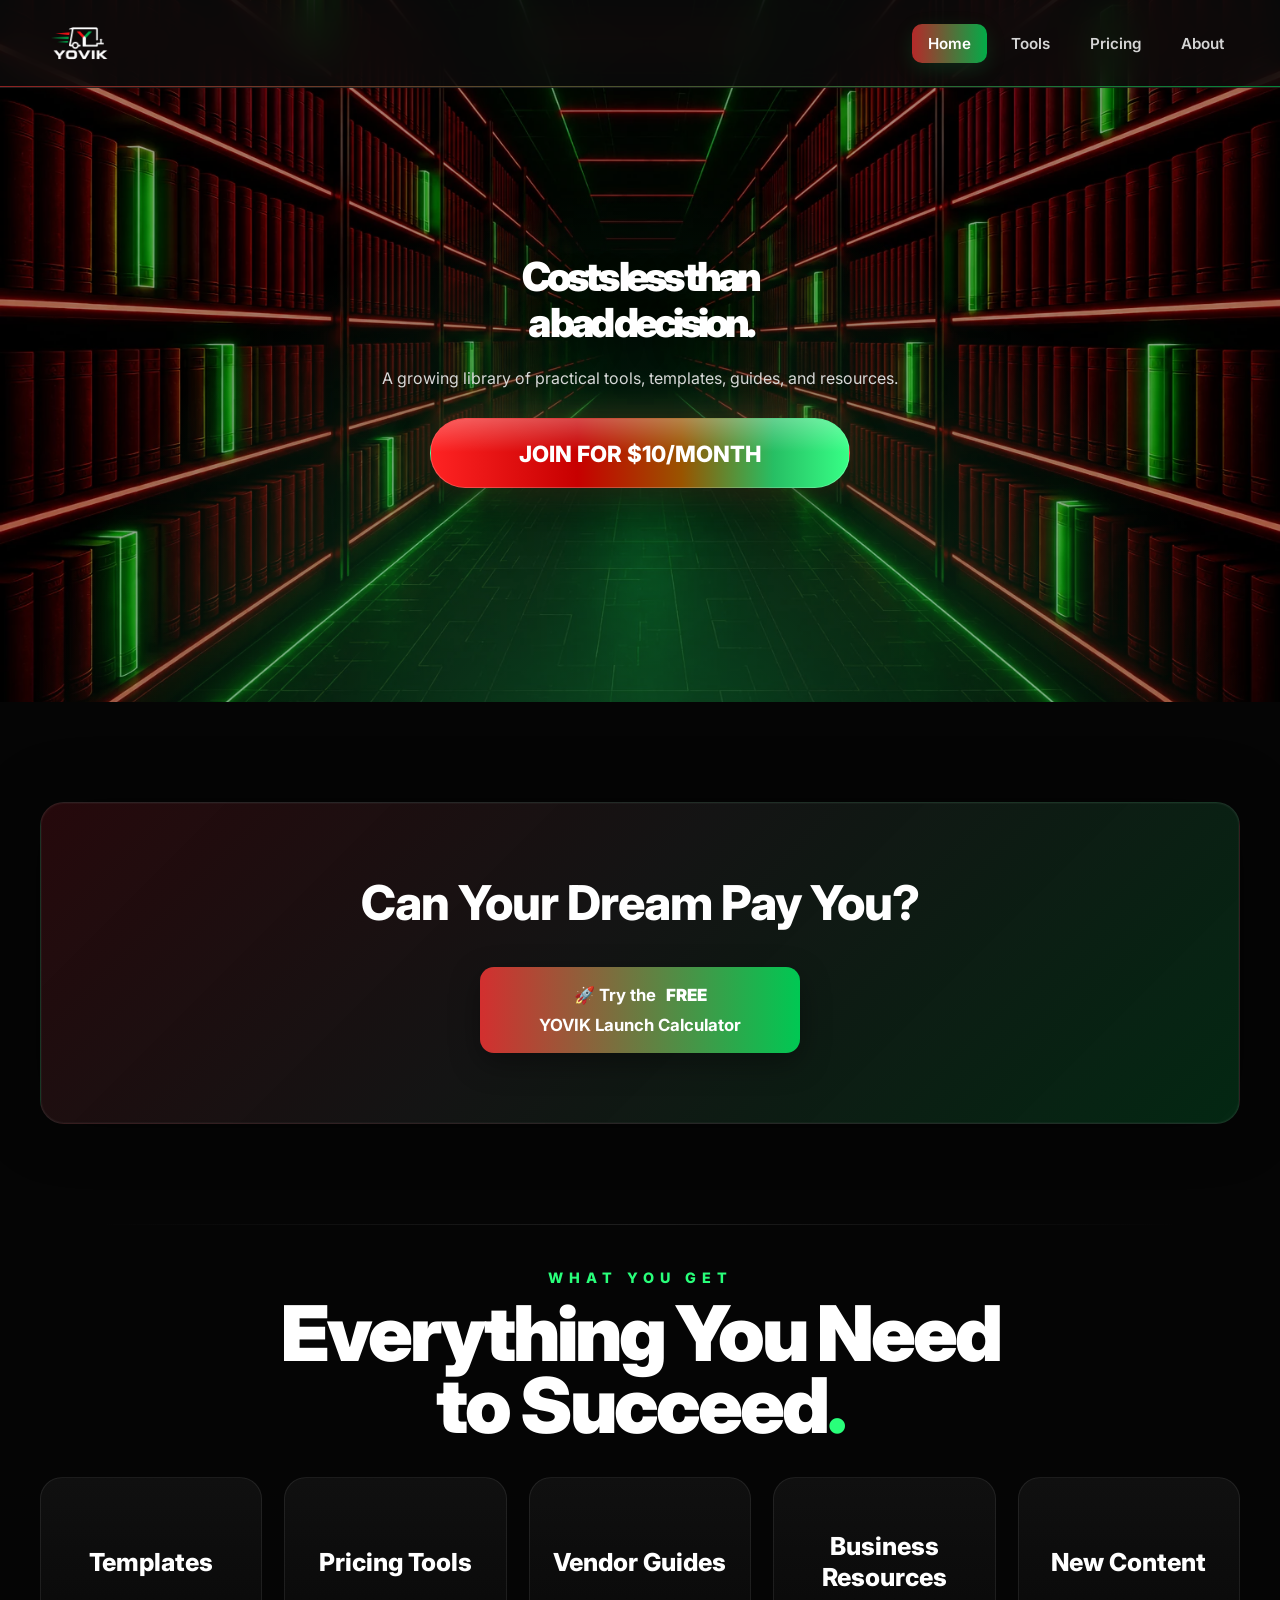
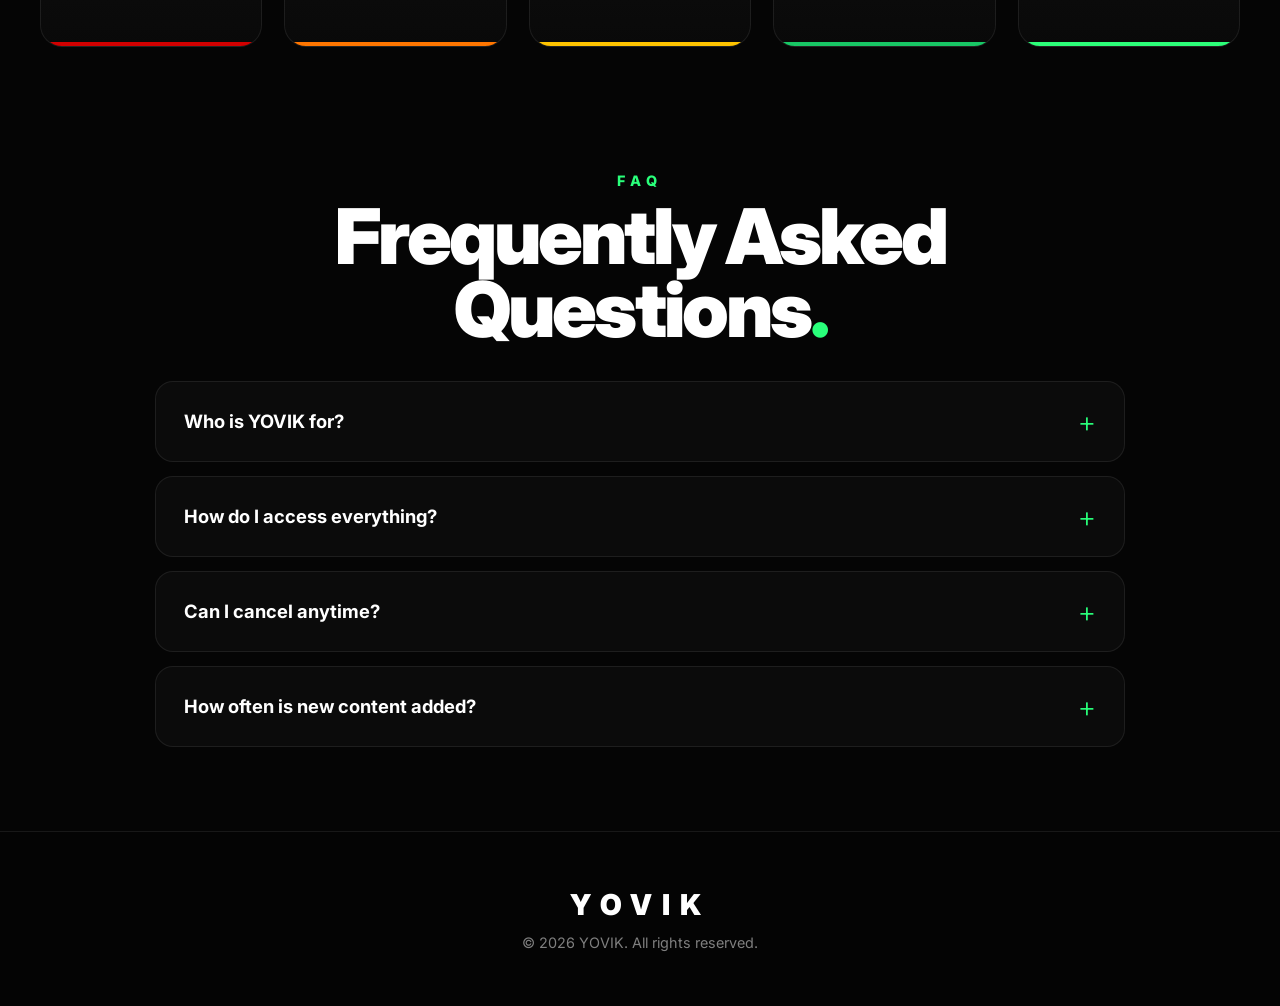
<file: index.html>
<!DOCTYPE html>
<html lang="en">

<head>

    <meta charset="UTF-8">

    <meta name="viewport" content="width=device-width, initial-scale=1.0">

    <title>YOVIK</title>

    <link rel="preconnect" href="https://fonts.googleapis.com">

    <link rel="preconnect" href="https://fonts.gstatic.com" crossorigin>

    <link href="https://fonts.googleapis.com/css2?family=Inter:wght@300;400;500;600;700;800;900&display=swap" rel="stylesheet">

    <link rel="stylesheet" href="style.css">

</head>

<body>

<!-- ================= SITE NAVIGATION ================= -->

<header class="site-nav">

    <div class="site-nav-inner">

        <a href="index.html" class="site-logo">
            <img src="images/yovik-logo.png" alt="YOVIK">
        </a>
        
        <nav class="site-nav-links">

            <a href="index.html" class="active">
                Home
            </a>

            <a href="TOOLPAGE/">
                Tools
            </a>

            <a href="PRICING/">
                Pricing
            </a>

            <a href="ABOUT">
                About
            </a>

        </nav>

    </div>

</header>


<!-- ================= HERO ================= -->

<section class="hero">

    <div class="hero-overlay"></div>

    <div class="hero-inner">

        <h1>
            Costs less than
            <br>
            a bad decision.
        </h1>

        <p class="subtext">
            A growing library of practical tools,
            templates, guides, and resources.
        </p>

        <a href="#features" class="hero-button waitlist-trigger">
            JOIN FOR $10/MONTH
        </a>

    </div>

</section>


<!-- ================= LAUNCH CALCULATOR BANNER ================= -->

<section class="launch-banner">

    <h2>Can Your Dream Pay You?</h2>

    <a href="tools/launch/" class="launch-btn">
    🚀 Try the <strong>FREE</strong> YOVIK Launch Calculator
    </a>

</section>

<!-- ================= FEATURES ================= -->

<section id="features">

    <p class="section-label">

        WHAT YOU GET

    </p>

    <h2 class="section-heading">

        Everything You Need
        <br>
        to Succeed<span>.</span>

    </h2>

    <div class="cards">

        <div class="card">

            <h3>Templates</h3>

            <div class="accent red"></div>

        </div>

        <div class="card">

            <h3>Pricing Tools</h3>

            <div class="accent orange"></div>

        </div>

        <div class="card">

            <h3>Vendor Guides</h3>

            <div class="accent yellow"></div>

        </div>

        <div class="card">

            <h3>Business Resources</h3>

            <div class="accent green"></div>

        </div>

        <div class="card">

            <h3>New Content</h3>

            <div class="accent emerald"></div>

        </div>

    </div>

</section>

<!-- ================= FAQ ================= -->

<section id="faq">

    <p class="section-label">

        FAQ

    </p>

    <h2 class="section-heading">

        Frequently Asked Questions<span>.</span>

    </h2>

    <details>

        <summary>

            Who is YOVIK for?

        </summary>

        <p>

            Anyone who wants practical business tools, templates, and resources without spending hundreds of dollars on courses.

        </p>

    </details>

    <details>

        <summary>

            How do I access everything?

        </summary>

        <p>

            Immediately after joining you'll receive access to the growing YOVIK library.

        </p>

    </details>

    <details>

        <summary>

            Can I cancel anytime?

        </summary>

        <p>

            Yes. Your membership can be canceled whenever you choose.

        </p>

    </details>

    <details>

        <summary>

            How often is new content added?

        </summary>

        <p>

            New templates, calculators, guides, and resources are added regularly.

        </p>

    </details>

</section>

<!-- ================= FOOTER ================= -->

<footer>

    <div class="footer-logo">

        YOVIK

    </div>

    <p>

        © 2026 YOVIK. All rights reserved.

    </p>

</footer>

<script src="script.js"></script>

<!-- ==========================
     YOVIK SERVICE WAITLIST
========================== -->

<div id="waitlistOverlay" class="waitlist-overlay">

    <div class="waitlist-modal">

        <button id="waitlistClose" class="waitlist-close">
            ×
        </button>

        <h2>YOVIK IS ALMOST HERE.</h2>

        <p>
            We're putting the finishing touches on the YOVIK
            resource library.
        </p>

        <p>
            Join the waitlist and we'll let you know when
            membership officially opens.
        </p>

        <form
            id="waitlistForm"
            method="POST"
            action="https://73874b7b.sibforms.com/serve/[base64]"
            target="waitlistSubmissionFrame"
        >

            <input
                type="email"
                id="waitlistEmail"
                name="EMAIL"
                placeholder="Enter your email address"
                autocomplete="email"
                required
            >

            <button type="submit" id="waitlistSubmit">
                JOIN THE WAITLIST
            </button>

            <input
                type="text"
                name="email_address_check"
                value=""
                style="display:none;"
            >

            <input
                type="hidden"
                name="locale"
                value="en"
            >

        </form>

    </div>

</div>

<iframe
    name="waitlistSubmissionFrame"
    style="display:none;"
></iframe>

<script src="script.js"></script>

</body>

</html>

</body>

</html>
</file>
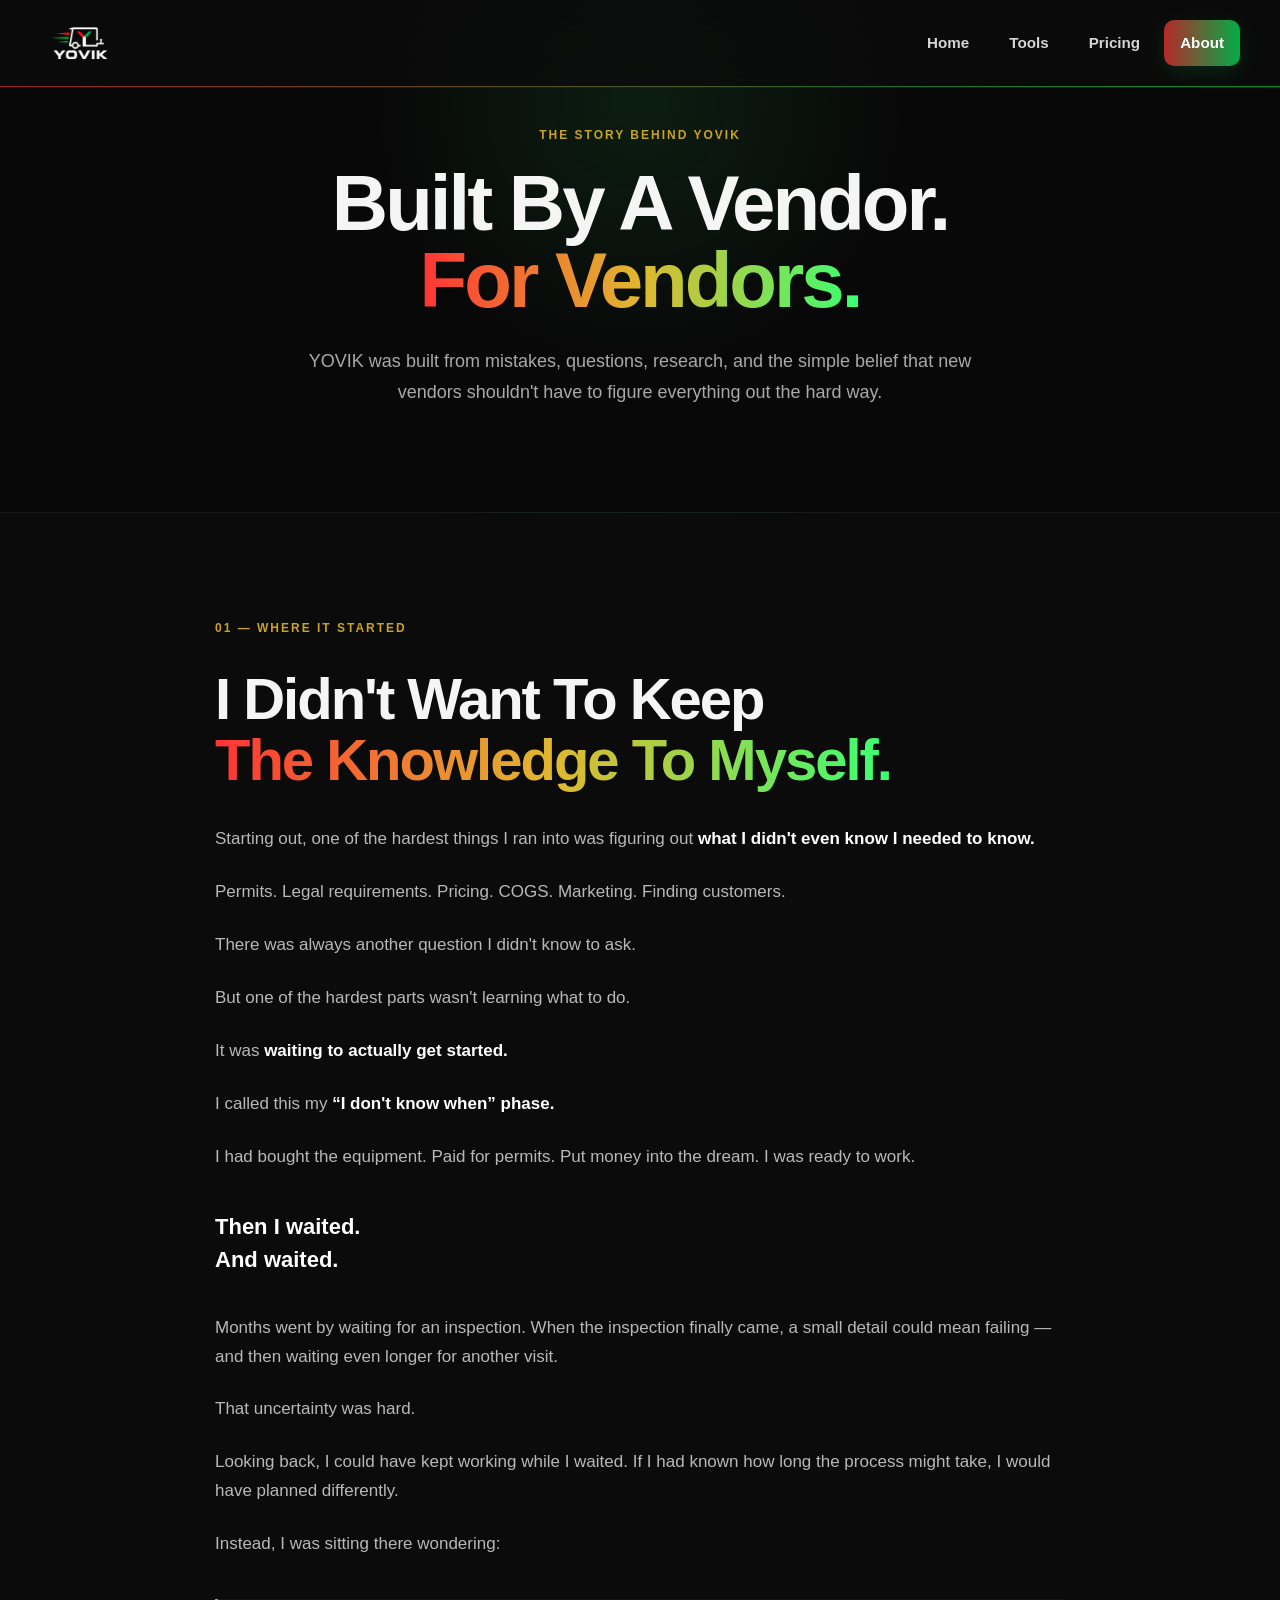
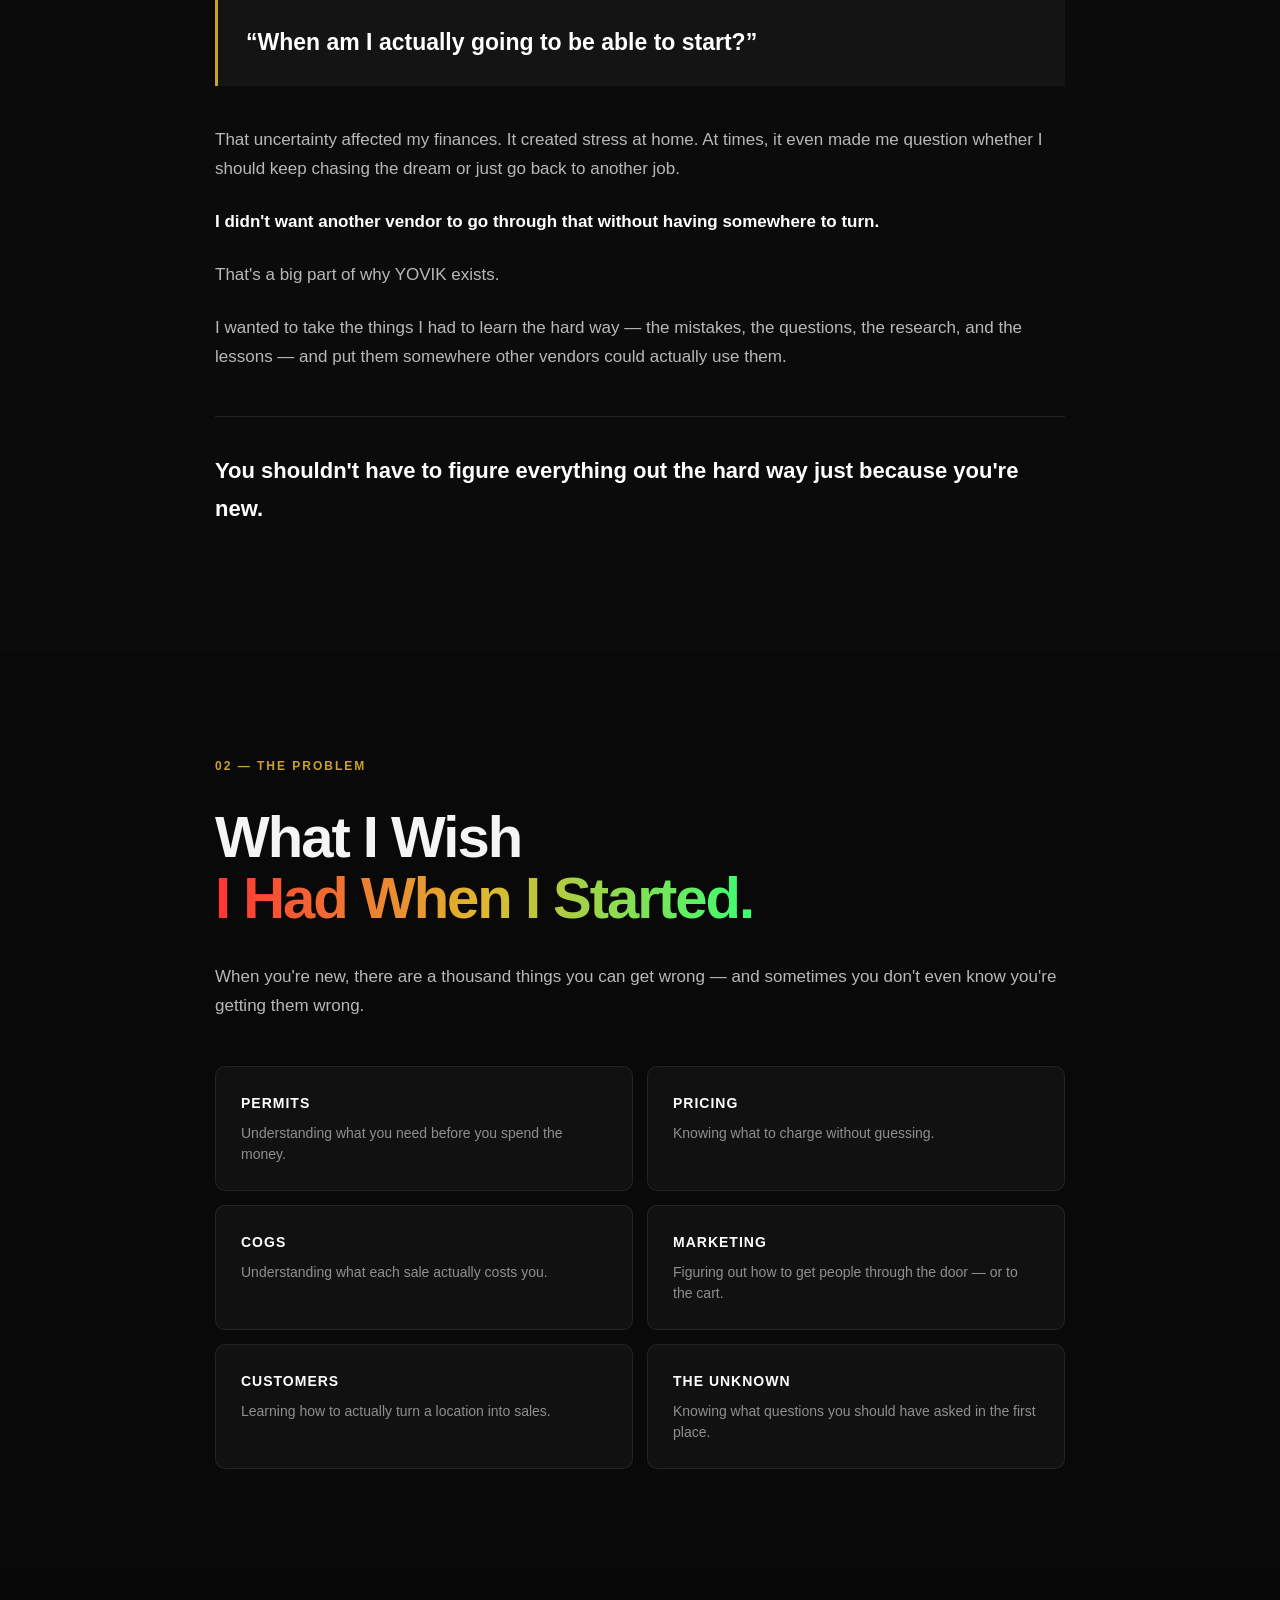
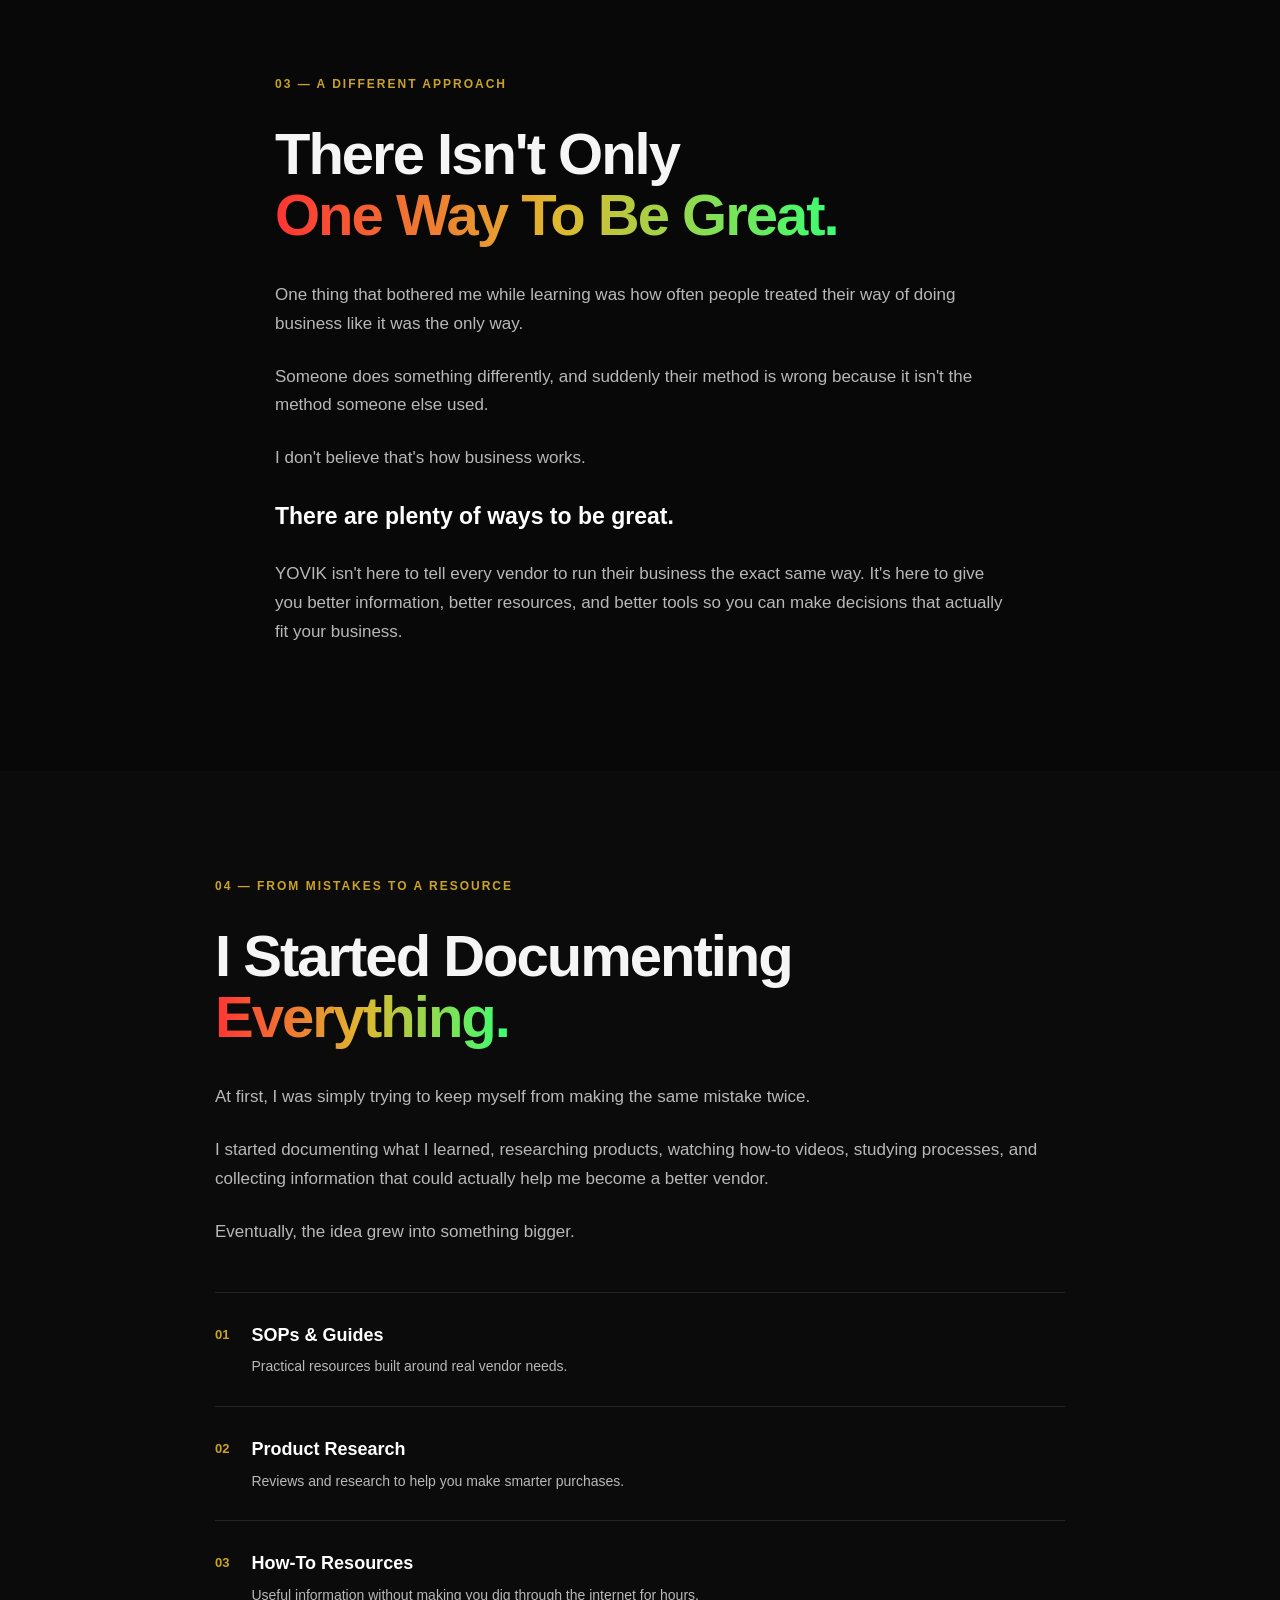
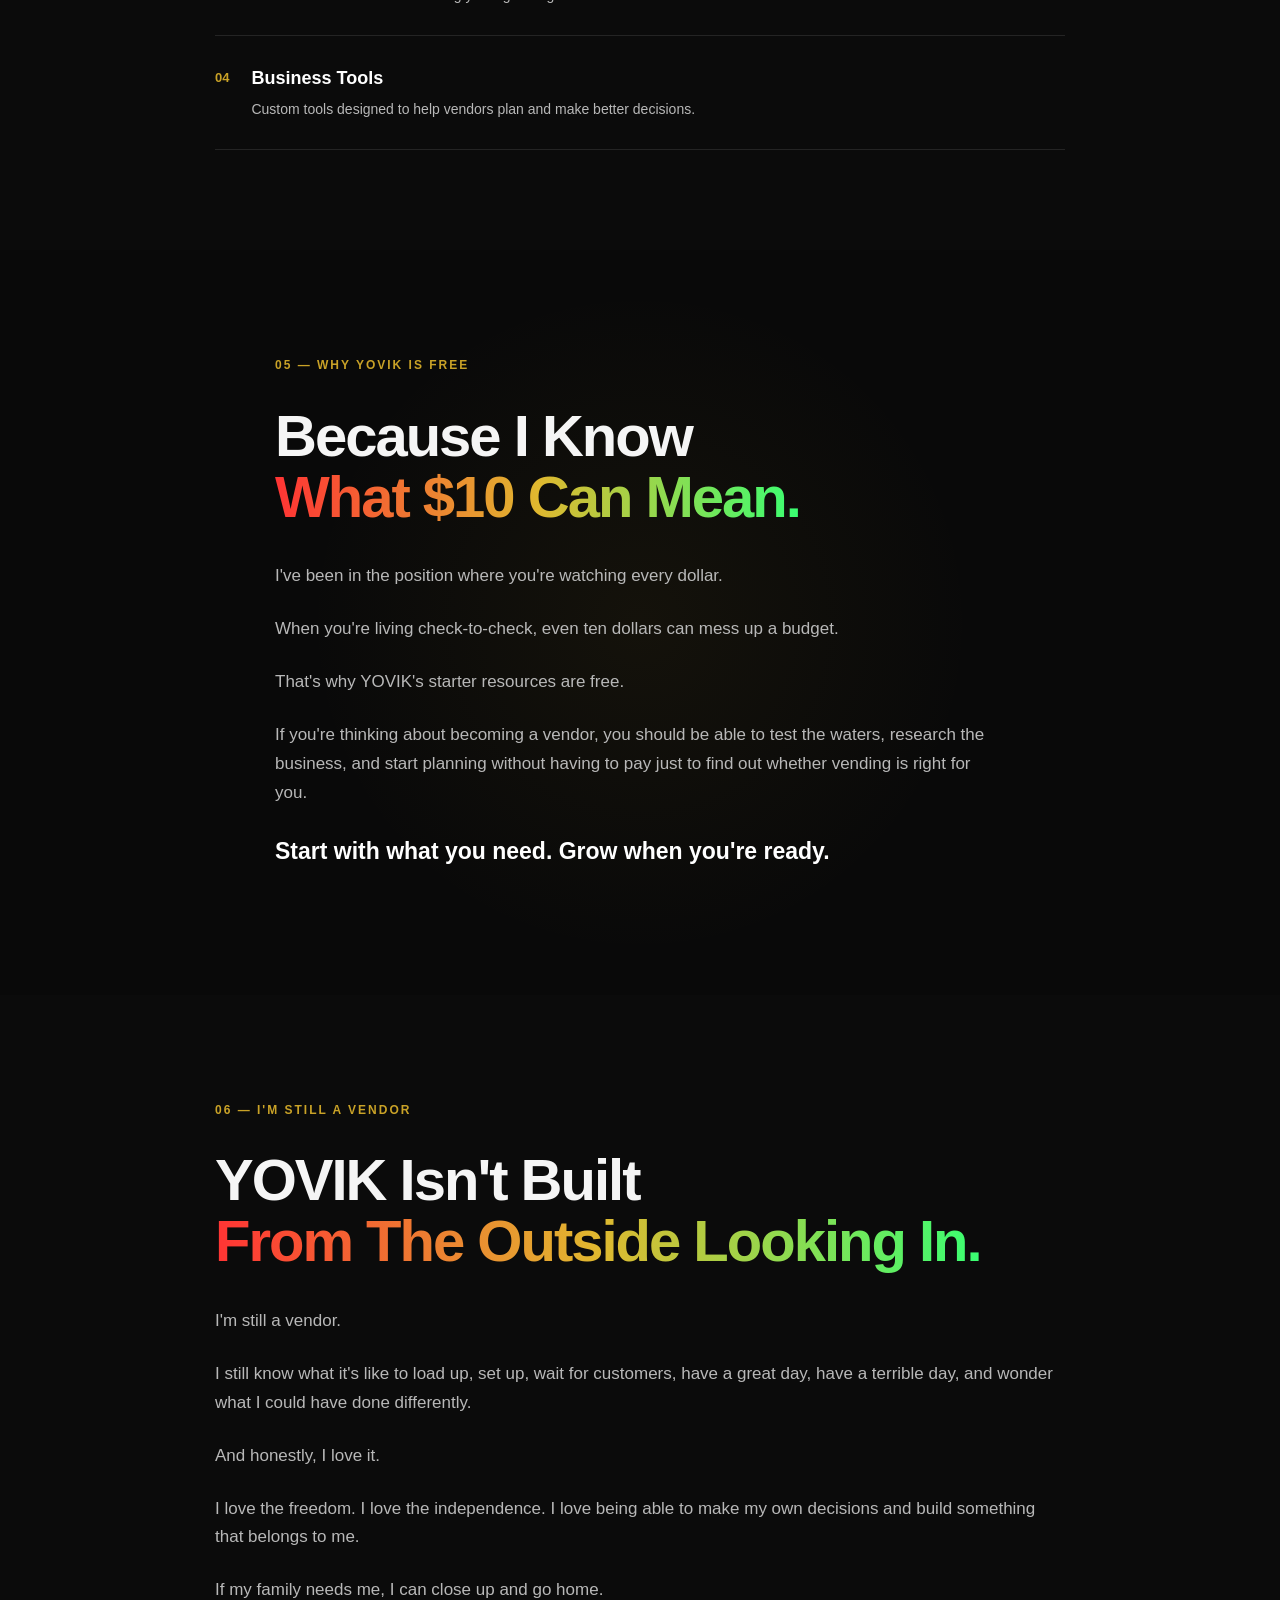
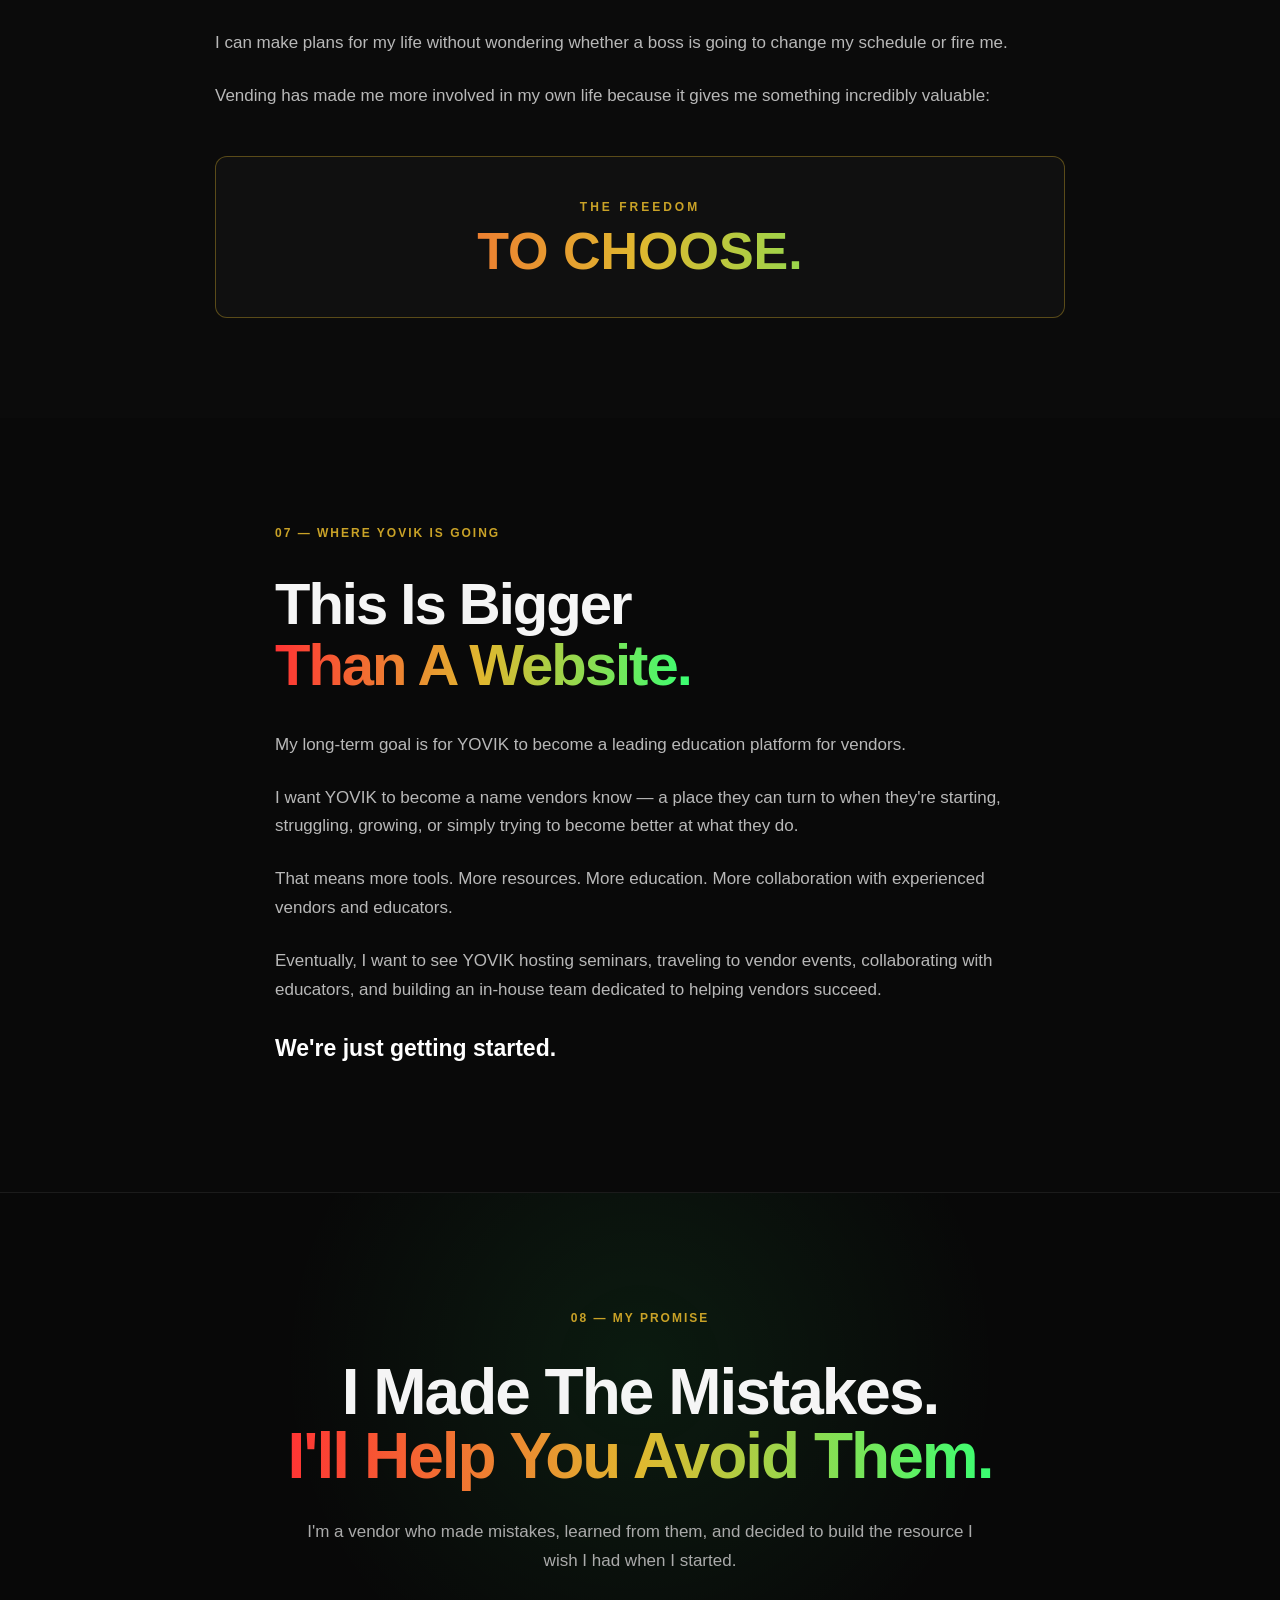
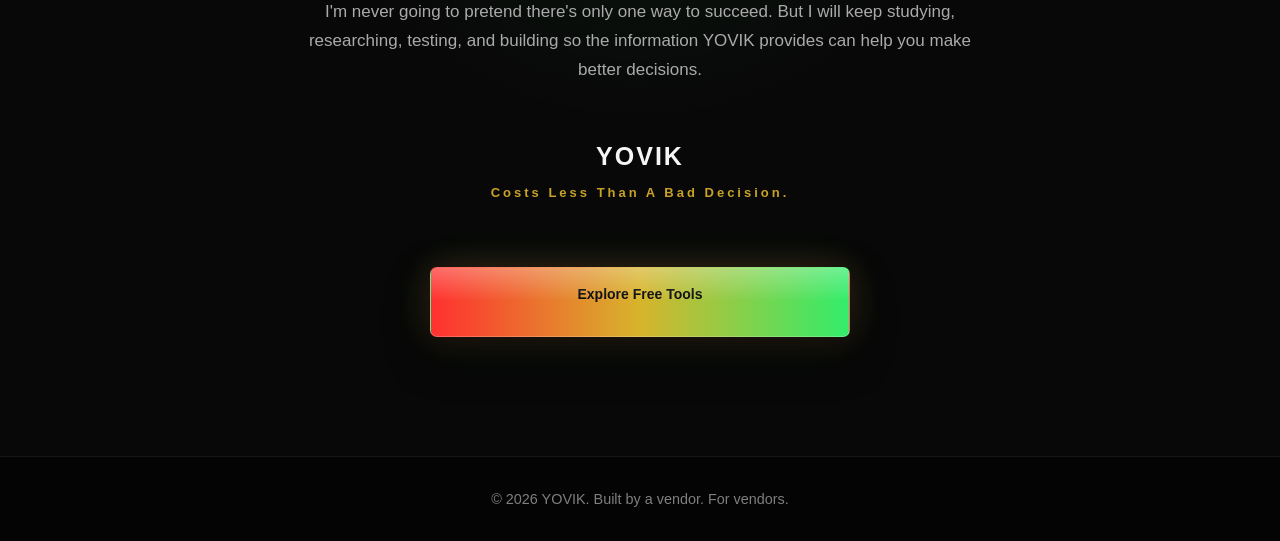
<file: ABOUT/index.html>
<!DOCTYPE html>
<html lang="en">
<head>
    <meta charset="UTF-8">
    <meta name="viewport" content="width=device-width, initial-scale=1.0">

    <title>About YOVIK | Built by a Vendor. For Vendors.</title>

    <meta
        name="description"
        content="Learn why YOVIK was created, what it stands for, and how one vendor's mistakes became a resource designed to help other vendors succeed."
    >

    <!-- GLOBAL YOVIK STYLES -->
    <link rel="stylesheet" href="../style.css">

    <!-- ABOUT PAGE STYLES -->
    <link rel="stylesheet" href="about.css">

</head>

<body>

    <!-- NAVIGATION -->
    <header class="site-nav">
        <div class="site-nav-inner">

            <a href="../index.html" class="site-logo">
                <img src="../images/yovik-logo.png" alt="YOVIK">
            </a>

            <nav class="site-nav-links">
                <a href="../index.html">Home</a>
                <a href="../TOOLPAGE/">Tools</a>
                <a href="../PRICING/">Pricing</a>
                <a href="index.html" class="active">About</a>
            </nav>

        </div>
    </header>


    <!-- HERO -->
    <main>

        <section class="about-hero">
            <div class="about-hero-inner">

                <span class="eyebrow">THE STORY BEHIND YOVIK</span>

                <h1>
                    Built By A Vendor.<br>
                    <span>For Vendors.</span>
                </h1>

                <p class="hero-text">
                    YOVIK was built from mistakes, questions, research, and
                    the simple belief that new vendors shouldn't have to
                    figure everything out the hard way.
                </p>

            </div>
        </section>


        <!-- STORY -->
        <section class="about-section story-section">
            <div class="about-content">

                <span class="section-label">01 — WHERE IT STARTED</span>

                <h2>
                    I Didn't Want To Keep<br>
                    <span>The Knowledge To Myself.</span>
                </h2>

                <p>
                    Starting out, one of the hardest things I ran into was
                    figuring out <strong>what I didn't even know I needed to know.</strong>
                </p>

                <p>
                    Permits. Legal requirements. Pricing. COGS. Marketing.
                    Finding customers.
                </p>

                <p>
                    There was always another question I didn't know to ask.
                </p>

                <p>
                    But one of the hardest parts wasn't learning what to do.
                </p>

                <p>
                    It was <strong>waiting to actually get started.</strong>
                </p>

                <p>
                    I called this my <strong>“I don't know when” phase.</strong>
                </p>

                <p>
                    I had bought the equipment. Paid for permits. Put money
                    into the dream. I was ready to work.
                </p>

                <p class="story-break">
                    Then I waited.<br>
                    And waited.
                </p>

                <p>
                    Months went by waiting for an inspection. When the
                    inspection finally came, a small detail could mean
                    failing — and then waiting even longer for another visit.
                </p>

                <p>
                    That uncertainty was hard.
                </p>

                <p>
                    Looking back, I could have kept working while I waited.
                    If I had known how long the process might take, I would
                    have planned differently.
                </p>

                <p>
                    Instead, I was sitting there wondering:
                </p>

                <blockquote>
                    “When am I actually going to be able to start?”
                </blockquote>

                <p>
                    That uncertainty affected my finances. It created stress
                    at home. At times, it even made me question whether I
                    should keep chasing the dream or just go back to another job.
                </p>

                <p>
                    <strong>
                        I didn't want another vendor to go through that without
                        having somewhere to turn.
                    </strong>
                </p>

                <p>
                    That's a big part of why YOVIK exists.
                </p>

                <p>
                    I wanted to take the things I had to learn the hard way —
                    the mistakes, the questions, the research, and the lessons —
                    and put them somewhere other vendors could actually use them.
                </p>

                <p class="closing-line">
                    You shouldn't have to figure everything out the hard way
                    just because you're new.
                </p>

            </div>
        </section>


        <!-- THE PROBLEM -->
        <section class="about-section problem-section">
            <div class="about-content">

                <span class="section-label">02 — THE PROBLEM</span>

                <h2>
                    What I Wish<br>
                    <span>I Had When I Started.</span>
                </h2>

                <p>
                    When you're new, there are a thousand things you can
                    get wrong — and sometimes you don't even know you're
                    getting them wrong.
                </p>

                <div class="problem-grid">

                    <div class="problem-card">
                        <strong>PERMITS</strong>
                        <span>Understanding what you need before you spend the money.</span>
                    </div>

                    <div class="problem-card">
                        <strong>PRICING</strong>
                        <span>Knowing what to charge without guessing.</span>
                    </div>

                    <div class="problem-card">
                        <strong>COGS</strong>
                        <span>Understanding what each sale actually costs you.</span>
                    </div>

                    <div class="problem-card">
                        <strong>MARKETING</strong>
                        <span>Figuring out how to get people through the door — or to the cart.</span>
                    </div>

                    <div class="problem-card">
                        <strong>CUSTOMERS</strong>
                        <span>Learning how to actually turn a location into sales.</span>
                    </div>

                    <div class="problem-card">
                        <strong>THE UNKNOWN</strong>
                        <span>Knowing what questions you should have asked in the first place.</span>
                    </div>

                </div>

            </div>
        </section>


        <!-- GATEKEEPING -->
        <section class="about-section">
            <div class="about-content narrow">

                <span class="section-label">03 — A DIFFERENT APPROACH</span>

                <h2>
                    There Isn't Only<br>
                    <span>One Way To Be Great.</span>
                </h2>

                <p>
                    One thing that bothered me while learning was how often
                    people treated their way of doing business like it was
                    the only way.
                </p>

                <p>
                    Someone does something differently, and suddenly their
                    method is wrong because it isn't the method someone else used.
                </p>

                <p>
                    I don't believe that's how business works.
                </p>

                <p class="highlight-text">
                    There are plenty of ways to be great.
                </p>

                <p>
                    YOVIK isn't here to tell every vendor to run their business
                    the exact same way. It's here to give you better information,
                    better resources, and better tools so you can make decisions
                    that actually fit your business.
                </p>

            </div>
        </section>


        <!-- WHAT YOVIK BECAME -->
        <section class="about-section resource-section">
            <div class="about-content">

                <span class="section-label">04 — FROM MISTAKES TO A RESOURCE</span>

                <h2>
                    I Started Documenting<br>
                    <span>Everything.</span>
                </h2>

                <p>
                    At first, I was simply trying to keep myself from making
                    the same mistake twice.
                </p>

                <p>
                    I started documenting what I learned, researching products,
                    watching how-to videos, studying processes, and collecting
                    information that could actually help me become a better vendor.
                </p>

                <p>
                    Eventually, the idea grew into something bigger.
                </p>

                <div class="resource-list">

                    <div class="resource-item">
                        <span class="resource-number">01</span>
                        <div>
                            <h3>SOPs & Guides</h3>
                            <p>Practical resources built around real vendor needs.</p>
                        </div>
                    </div>

                    <div class="resource-item">
                        <span class="resource-number">02</span>
                        <div>
                            <h3>Product Research</h3>
                            <p>Reviews and research to help you make smarter purchases.</p>
                        </div>
                    </div>

                    <div class="resource-item">
                        <span class="resource-number">03</span>
                        <div>
                            <h3>How-To Resources</h3>
                            <p>Useful information without making you dig through the internet for hours.</p>
                        </div>
                    </div>

                    <div class="resource-item">
                        <span class="resource-number">04</span>
                        <div>
                            <h3>Business Tools</h3>
                            <p>Custom tools designed to help vendors plan and make better decisions.</p>
                        </div>
                    </div>

                </div>

            </div>
        </section>


        <!-- WHY FREE -->
        <section class="about-section free-section">
            <div class="about-content narrow">

                <span class="section-label">05 — WHY YOVIK IS FREE</span>

                <h2>
                    Because I Know<br>
                    <span>What $10 Can Mean.</span>
                </h2>

                <p>
                    I've been in the position where you're watching every dollar.
                </p>

                <p>
                    When you're living check-to-check, even ten dollars can
                    mess up a budget.
                </p>

                <p>
                    That's why YOVIK's starter resources are free.
                </p>

                <p>
                    If you're thinking about becoming a vendor, you should be
                    able to test the waters, research the business, and start
                    planning without having to pay just to find out whether
                    vending is right for you.
                </p>

                <p class="highlight-text">
                    Start with what you need. Grow when you're ready.
                </p>

            </div>
        </section>


        <!-- STILL A VENDOR -->
        <section class="about-section vendor-section">
            <div class="about-content">

                <span class="section-label">06 — I'M STILL A VENDOR</span>

                <h2>
                    YOVIK Isn't Built<br>
                    <span>From The Outside Looking In.</span>
                </h2>

                <p>
                    I'm still a vendor.
                </p>

                <p>
                    I still know what it's like to load up, set up, wait for
                    customers, have a great day, have a terrible day, and wonder
                    what I could have done differently.
                </p>

                <p>
                    And honestly, I love it.
                </p>

                <p>
                    I love the freedom. I love the independence. I love being
                    able to make my own decisions and build something that belongs
                    to me.
                </p>

                <p>
                    If my family needs me, I can close up and go home.
                </p>

                <p>
                    I can make plans for my life without wondering whether a
                    boss is going to change my schedule or fire me.
                </p>

                <p>
                    Vending has made me more involved in my own life because
                    it gives me something incredibly valuable:
                </p>

                <div class="freedom-statement">
                    <span>THE FREEDOM</span>
                    <strong>TO CHOOSE.</strong>
                </div>

            </div>
        </section>


        <!-- VISION -->
        <section class="about-section vision-section">
            <div class="about-content narrow">

                <span class="section-label">07 — WHERE YOVIK IS GOING</span>

                <h2>
                    This Is Bigger<br>
                    <span>Than A Website.</span>
                </h2>

                <p>
                    My long-term goal is for YOVIK to become a leading education
                    platform for vendors.
                </p>

                <p>
                    I want YOVIK to become a name vendors know — a place they
                    can turn to when they're starting, struggling, growing, or
                    simply trying to become better at what they do.
                </p>

                <p>
                    That means more tools. More resources. More education.
                    More collaboration with experienced vendors and educators.
                </p>

                <p>
                    Eventually, I want to see YOVIK hosting seminars, traveling
                    to vendor events, collaborating with educators, and building
                    an in-house team dedicated to helping vendors succeed.
                </p>

                <p class="highlight-text">
                    We're just getting started.
                </p>

            </div>
        </section>


        <!-- PROMISE -->
        <section class="promise-section">

            <div class="promise-inner">

                <span class="section-label">08 — MY PROMISE</span>

                <h2>
                    I Made The Mistakes.<br>
                    <span>I'll Help You Avoid Them.</span>
                </h2>

                <p>
                    I'm a vendor who made mistakes, learned from them, and
                    decided to build the resource I wish I had when I started.
                </p>

                <p>
                    I'm never going to pretend there's only one way to succeed.
                    But I will keep studying, researching, testing, and building
                    so the information YOVIK provides can help you make better
                    decisions.
                </p>

                <div class="promise-tagline">
                    YOVIK
                    <span>Costs Less Than A Bad Decision.</span>
                </div>

                <a href="../TOOLPAGE/" class="hero-button">
                    Explore Free Tools
                </a>

            </div>

        </section>

    </main>


    <!-- FOOTER -->
    <footer class="site-footer">
        <p>© 2026 YOVIK. Built by a vendor. For vendors.</p>
    </footer>

</body>
</html>
</file>
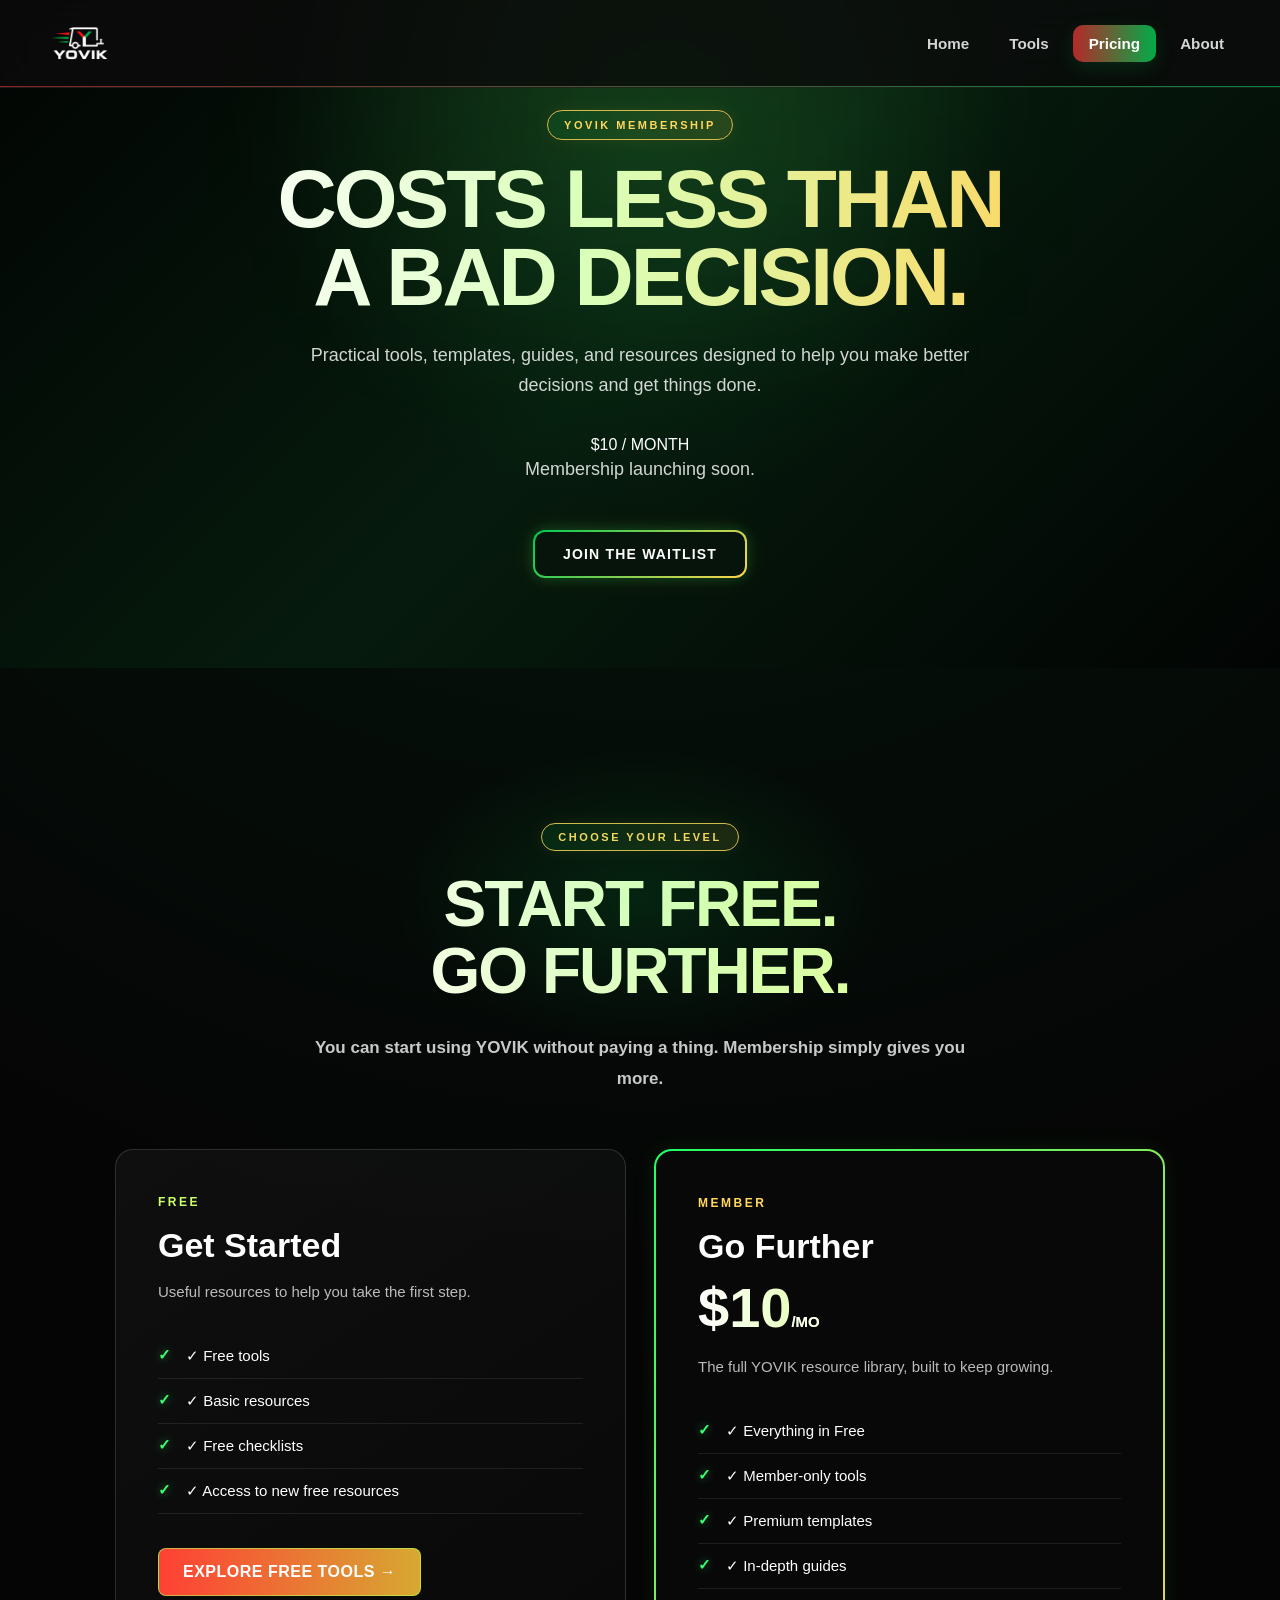
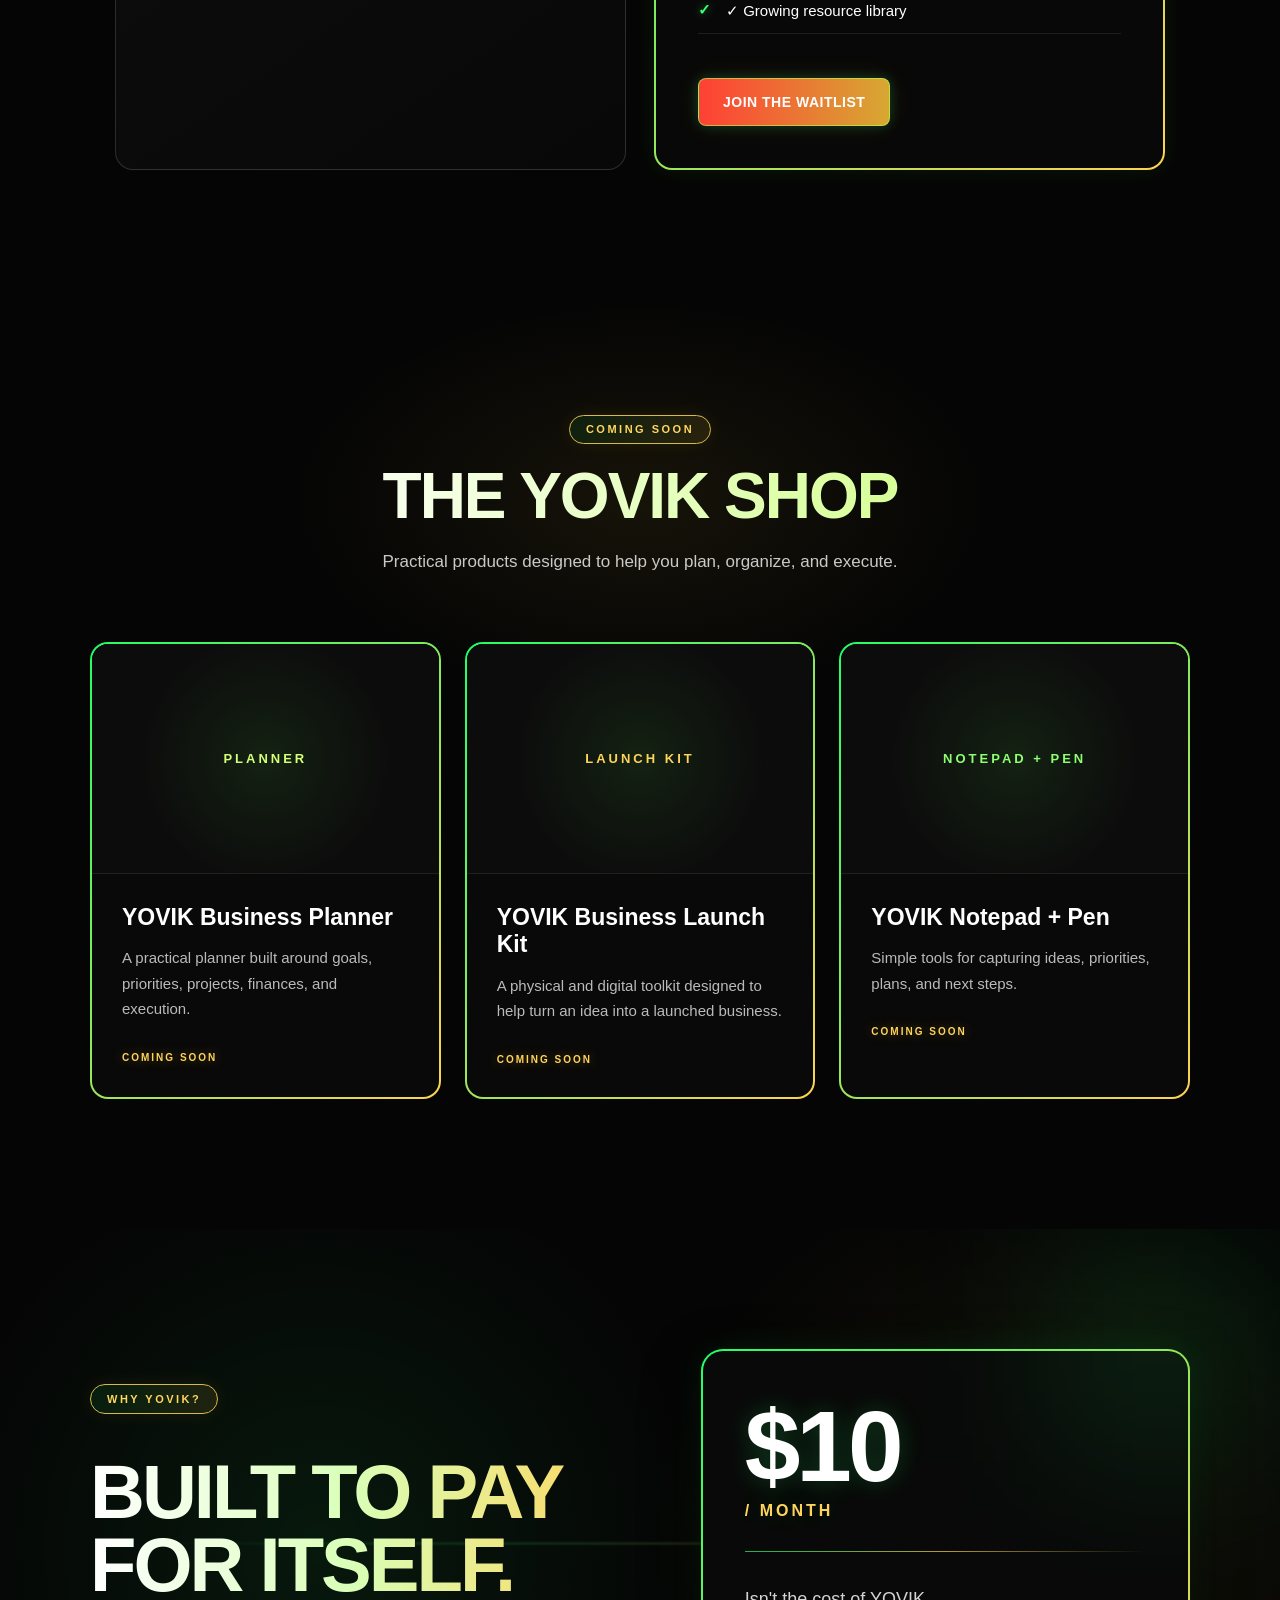
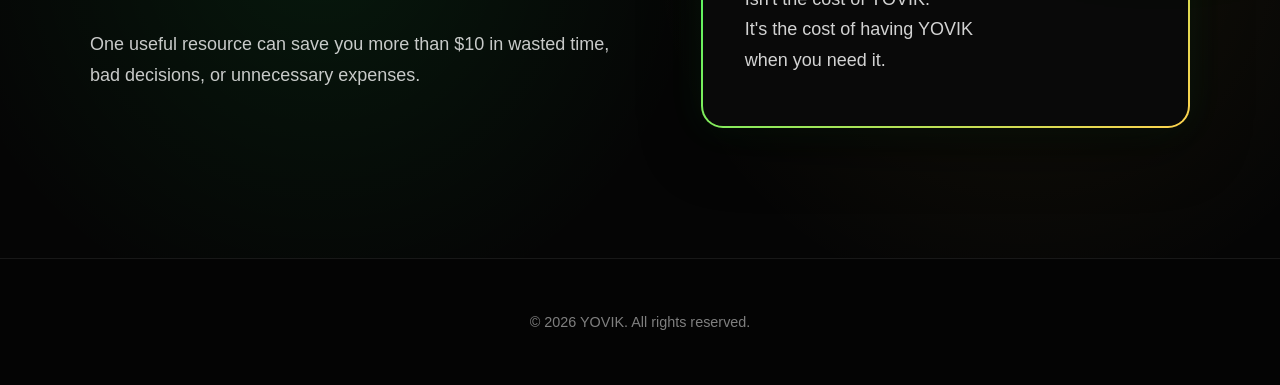
<file: PRICING/index.html>
<!DOCTYPE html>
<html lang="en">

<head>

    <meta charset="UTF-8">

    <meta
        name="viewport"
        content="width=device-width, initial-scale=1.0"
    >

    <title>YOVIK | Pricing</title>

    <meta
        name="description"
        content="YOVIK provides practical tools, templates, guides, and resources designed to help you make better decisions."
    >

    <!-- GLOBAL YOVIK STYLES -->
    <link
        rel="stylesheet"
        href="../style.css"
    >

    <!-- PRICING PAGE STYLES -->
    <link
        rel="stylesheet"
        href="pricing.css"
    >

</head>


<body>

    <!-- =========================
         SITE NAVIGATION
    ========================== -->

    <header class="site-nav">

        <div class="site-nav-inner">

            <a
                href="../index.html"
                class="site-logo"
            >
                <img
                    src="../images/yovik-logo.png"
                    alt="YOVIK"
                >
            </a>


            <nav class="site-nav-links">

                <a href="../index.html">
                    Home
                </a>

                <a href="../TOOLPAGE/">
                    Tools
                </a>

                <a
                    href="index.html"
                    class="active"
                >
                    Pricing
                </a>

                <a href="../ABOUT/">
                    About
                </a>

            </nav>

        </div>

    </header>


    <!-- =========================
         MAIN CONTENT
    ========================== -->

    <main>


        <!-- =========================
             PRICING HERO
        ========================== -->

        <section class="pricing-hero">

            <div class="pricing-hero-inner">

                <div class="pricing-badge">
                    YOVIK MEMBERSHIP
                </div>


                <h1>
                    COSTS LESS THAN
                    <br>
                    A BAD DECISION.
                </h1>


                <p class="pricing-subtext">
                    Practical tools, templates, guides,
                    and resources designed to help you
                    make better decisions and get things done.
                </p>


                <div class="pricing-price">

                    <span class="price">
                        $10
                    </span>

                    <span class="price-period">
                        / MONTH
                    </span>

                </div>


                <p class="pricing-launch">
                    Membership launching soon.
                </p>


                <a
                    href="../index.html"
                    class="pricing-cta"
                >
                    JOIN THE WAITLIST
                </a>

            </div>

        </section>



        <!-- =========================
             FREE VS MEMBER
        ========================== -->

        <section class="membership-comparison">

            <div class="section-heading">

                <div class="pricing-badge">
                    CHOOSE YOUR LEVEL
                </div>


                <h2>
                    START FREE.
                    <br>
                    GO FURTHER.
                </h2>


                <p>
                    You can start using YOVIK without
                    paying a thing. Membership simply
                    gives you more.
                </p>

            </div>


            <div class="comparison-grid">


                <!-- =====================
                     FREE MEMBERSHIP
                ====================== -->

                <div class="membership-card free-card">

                    <div class="membership-label">
                        FREE
                    </div>


                    <h3>
                        Get Started
                    </h3>


                    <p class="membership-description">
                        Useful resources to help you
                        take the first step.
                    </p>


                    <ul>

                        <li>
                            ✓ Free tools
                        </li>

                        <li>
                            ✓ Basic resources
                        </li>

                        <li>
                            ✓ Free checklists
                        </li>

                        <li>
                            ✓ Access to new free resources
                        </li>

                    </ul>


                    <a
                        href="../TOOLPAGE/"
                        class="secondary-cta"
                    >
                        EXPLORE FREE TOOLS →
                    </a>

                </div>



                <!-- =====================
                     PAID MEMBERSHIP
                ====================== -->

                <div class="membership-card member-card">

                    <div class="membership-label">
                        MEMBER
                    </div>


                    <h3>
                        Go Further
                    </h3>


                    <div class="member-price">
                        $10<span>/MO</span>
                    </div>


                    <p class="membership-description">
                        The full YOVIK resource library,
                        built to keep growing.
                    </p>


                    <ul>

                        <li>
                            ✓ Everything in Free
                        </li>

                        <li>
                            ✓ Member-only tools
                        </li>

                        <li>
                            ✓ Premium templates
                        </li>

                        <li>
                            ✓ In-depth guides
                        </li>

                        <li>
                            ✓ Growing resource library
                        </li>

                    </ul>


                    <a
                        href="../index.html"
                        class="pricing-cta"
                    >
                        JOIN THE WAITLIST
                    </a>

                </div>

            </div>

        </section>



            <!-- =========================
                YOVIK SHOP
            ========================== -->

            <section class="yovik-shop">

                <div class="section-heading">

                    <div class="pricing-badge">
                        COMING SOON
                    </div>

                    <h2>
                        THE YOVIK SHOP
                    </h2>

                    <p class="shop-intro">
                        Practical products designed to help you
                        plan, organize, and execute.
                    </p>

                </div>


                <div class="product-grid">


                    <!-- =====================
                        BUSINESS PLANNER
                    ====================== -->

                    <div class="product-card">

                        <div class="product-placeholder">
                            PLANNER
                        </div>

                        <div class="product-content">

                            <h3>
                                YOVIK Business Planner
                            </h3>

                            <p>
                                A practical planner built around
                                goals, priorities, projects,
                                finances, and execution.
                            </p>

                            <span class="product-status">
                                COMING SOON
                            </span>

                        </div>

                    </div>


                    <!-- =====================
                        BUSINESS LAUNCH KIT
                    ====================== -->

                    <div class="product-card">

                        <div class="product-placeholder">
                            LAUNCH KIT
                        </div>

                        <div class="product-content">

                            <h3>
                                YOVIK Business Launch Kit
                            </h3>

                            <p>
                                A physical and digital toolkit
                                designed to help turn an idea
                                into a launched business.
                            </p>

                            <span class="product-status">
                                COMING SOON
                            </span>

                        </div>

                    </div>


                    <!-- =====================
                        NOTEPAD + PEN
                    ====================== -->

                    <div class="product-card">

                        <div class="product-placeholder">
                            NOTEPAD + PEN
                        </div>

                        <div class="product-content">

                            <h3>
                                YOVIK Notepad + Pen
                            </h3>

                            <p>
                                Simple tools for capturing ideas,
                                priorities, plans, and next steps.
                            </p>

                            <span class="product-status">
                                COMING SOON
                            </span>

                        </div>

                    </div>

                </div>

            </section>



        <!-- =========================
            VALUE SECTION
        ========================== -->

        <section class="value-section">

            <div class="value-inner">

                <div class="value-copy">

                    <div class="pricing-badge">
                        WHY YOVIK?
                    </div>

                    <h2>
                        BUILT TO PAY
                        <br>
                        FOR ITSELF.
                    </h2>

                    <p class="value-intro">
                        One useful resource can save you more
                        than $10 in wasted time, bad decisions,
                        or unnecessary expenses.
                    </p>

                </div>


                <div class="value-highlight">

                    <div class="value-price">
                        $10
                        <span>/ MONTH</span>
                    </div>

                    <div class="value-divider"></div>

                    <p class="value-statement">
                        Isn't the cost of YOVIK.
                        <br>
                        It's the cost of having YOVIK
                        <br>
                        when you need it.
                    </p>

                </div>

            </div>

        </section>

    </main>



    <!-- =========================
         FOOTER
    ========================== -->

    <footer class="site-footer">

        <p>
            © 2026 YOVIK. All rights reserved.
        </p>

    </footer>


</body>

</html>
</file>
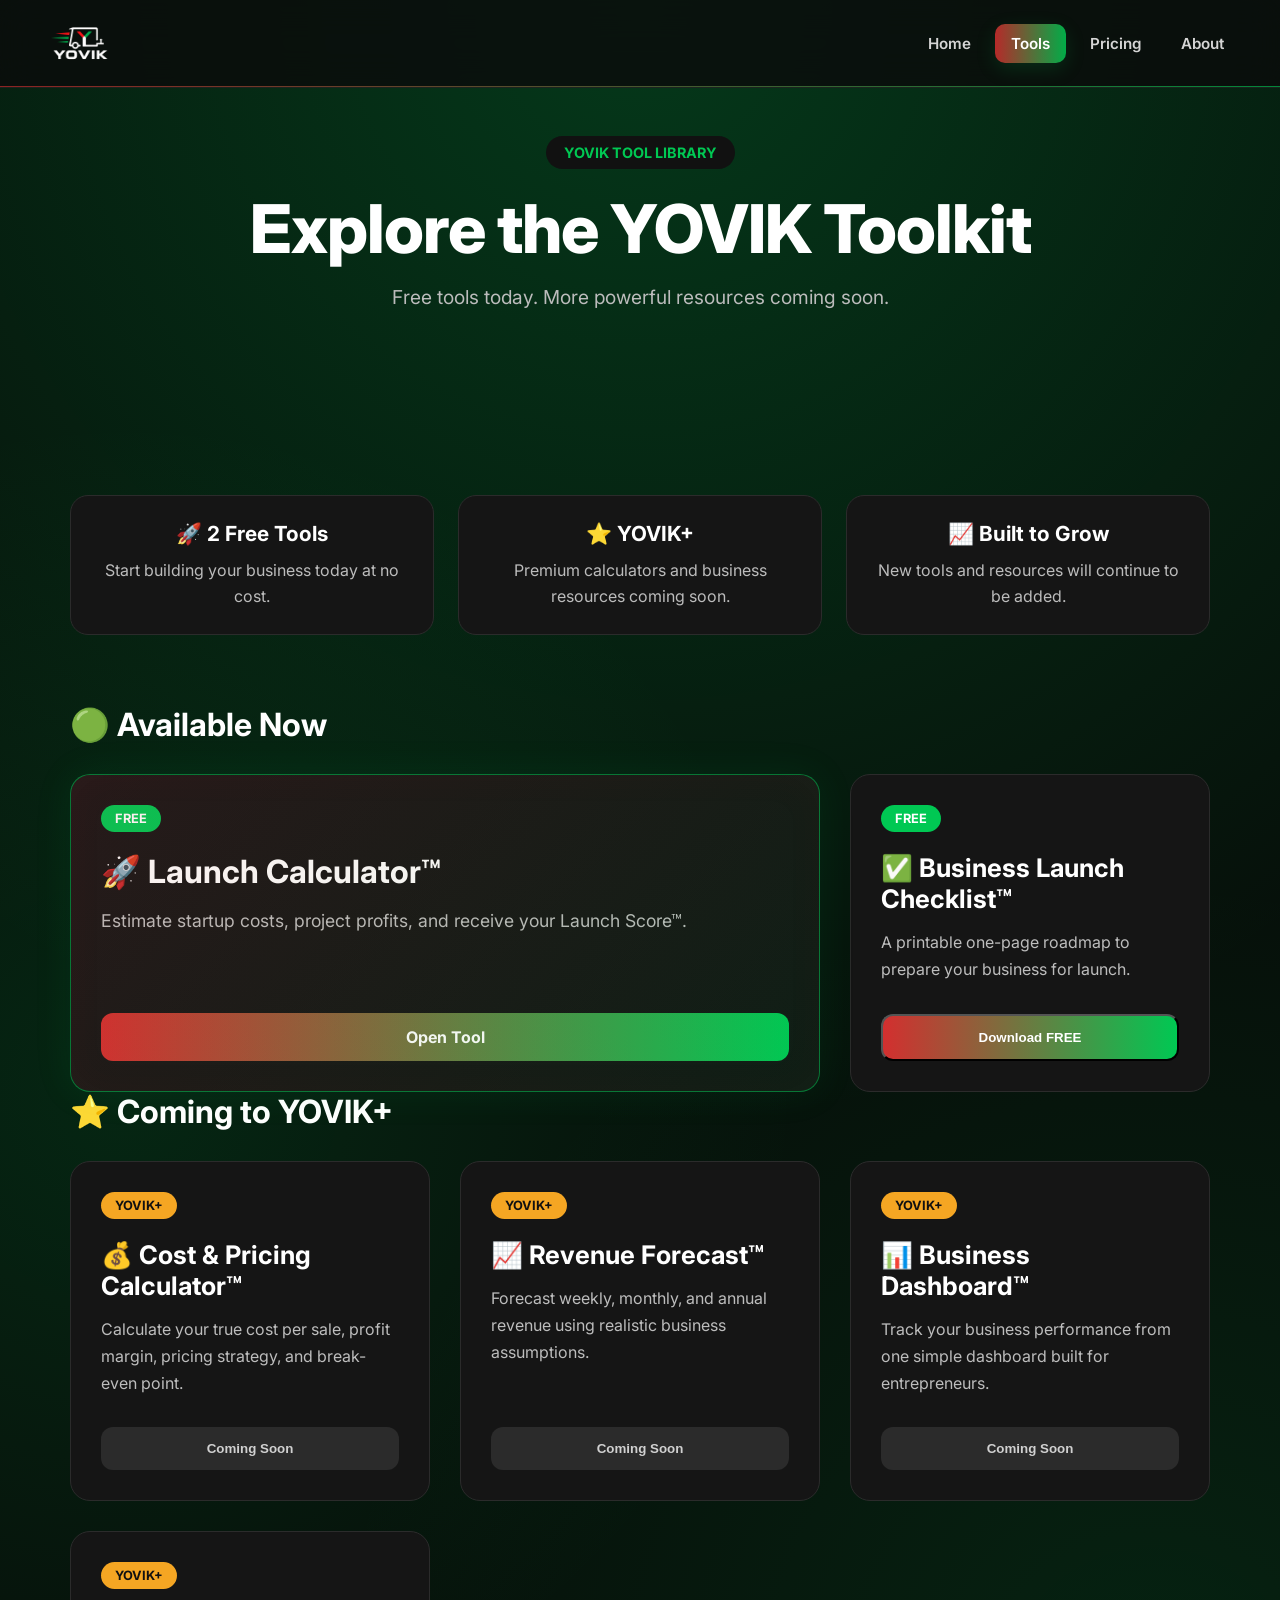
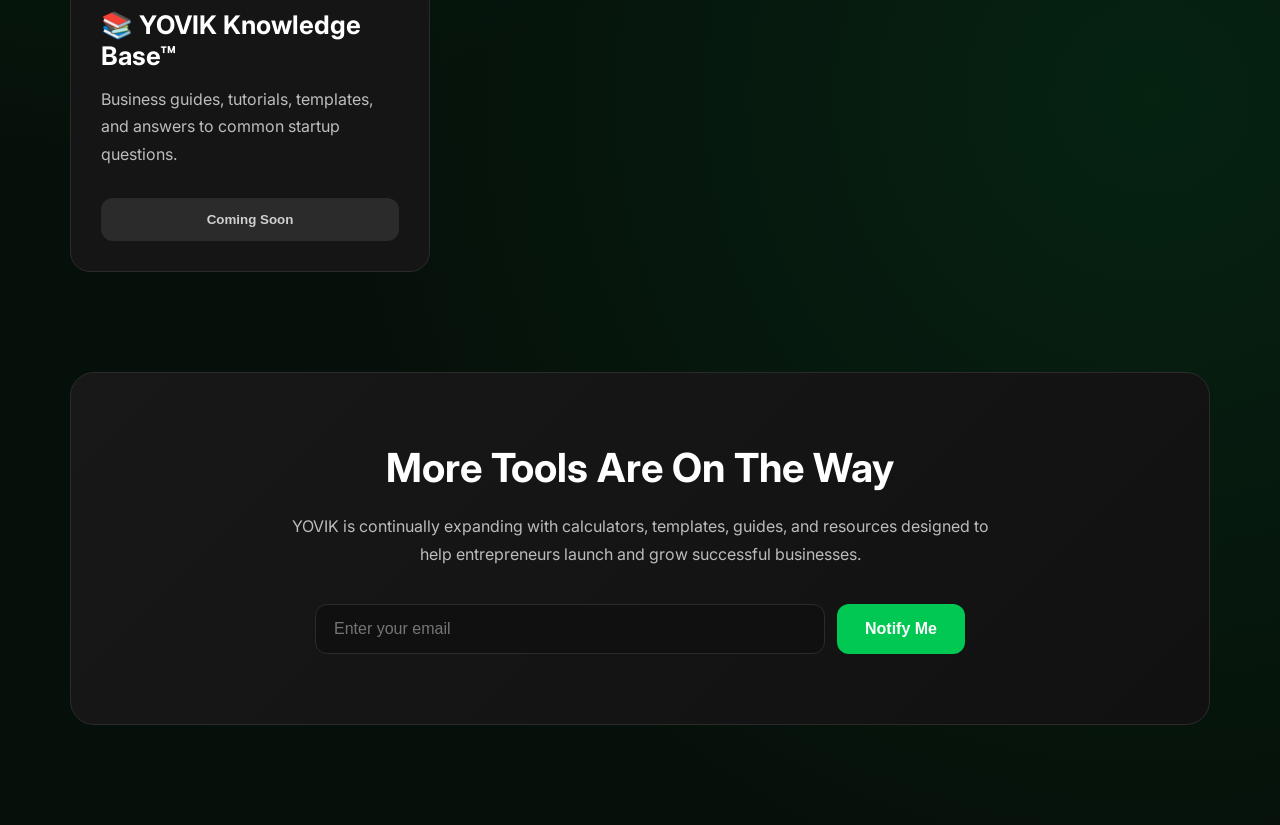
<file: TOOLPAGE/index.html>
<!DOCTYPE html>
<html lang="en">

<head>

    <meta charset="UTF-8">

    <meta name="viewport" content="width=device-width, initial-scale=1.0">

    <title>YOVIK | Tool Library</title>

    <link rel="preconnect" href="https://fonts.googleapis.com">

    <link rel="preconnect" href="https://fonts.gstatic.com" crossorigin>

    <link href="https://fonts.googleapis.com/css2?family=Inter:wght@300;400;500;600;700;800;900&display=swap" rel="stylesheet">

    <link rel="stylesheet" href="tools.css">

</head>

<body>

<header class="site-nav">

    <div class="site-nav-inner">

        <a href="../index.html" class="site-logo">
            <img src="../images/yovik-logo.png" alt="YOVIK">
        </a>

        <nav class="site-nav-links">

            <a href="../index.html">
                Home
            </a>

            <a href="#" class="active">
                Tools
            </a>

            <a href="../PRICING/">
                Pricing
            </a>

            <a href="../ABOUT/">
                About
            </a>

        </nav>

    </div>

</header>

<header class="hero">

    <div class="hero-content">

        <div class="badge">

            YOVIK TOOL LIBRARY

        </div>

        <h1>

            Explore the YOVIK Toolkit

        </h1>

        <p class="subtitle">

            Free tools today. More powerful resources coming soon.

        </p>

    </div>

</header>

<main class="tool-library">
    <section class="feature-strip">

    <div class="feature">

        <h3>🚀 2 Free Tools</h3>

        <p>
            Start building your business today at no cost.
        </p>

    </div>

    <div class="feature">

        <h3>⭐ YOVIK+</h3>

        <p>
            Premium calculators and business resources coming soon.
        </p>

    </div>

    <div class="feature">

        <h3>📈 Built to Grow</h3>

        <p>
            New tools and resources will continue to be added.
        </p>

    </div>

</section>

    <section class="tool-section">

        <h2>🟢 Available Now</h2>

        <div class="tool-grid">

            <div class="tool-card featured-tool">

                <div class="tool-badge free">
                    FREE
                </div>

                <h3>🚀 Launch Calculator™</h3>

                <p>
                    Estimate startup costs, project profits,
                    and receive your Launch Score™.
                </p>

                <a href="../tools/launch/" class="tool-button">
                    Open Tool
                </a>

            </div>

            <div class="tool-card">

                <div class="tool-badge free">
                    FREE
                </div>

                <h3>✅ Business Launch Checklist™</h3>

                <p>
                    A printable one-page roadmap to prepare
                    your business for launch.
                </p>

                <button type="button" class="tool-button checklist-trigger">
                    Download FREE
                </button>

            </div>

        </div>

    </section>

<section class="tool-section">

    <h2>⭐ Coming to YOVIK+</h2>

    <div class="tool-grid">

        <div class="tool-card">

            <div class="tool-badge member">
                YOVIK+
            </div>

            <h3>💰 Cost & Pricing Calculator™</h3>

            <p>
                Calculate your true cost per sale, profit margin,
                pricing strategy, and break-even point.
            </p>

            <button class="coming-soon">
                Coming Soon
            </button>

        </div>

        <div class="tool-card">

            <div class="tool-badge member">
                YOVIK+
            </div>

            <h3>📈 Revenue Forecast™</h3>

            <p>
                Forecast weekly, monthly, and annual revenue
                using realistic business assumptions.
            </p>

            <button class="coming-soon">
                Coming Soon
            </button>

        </div>

        <div class="tool-card">

            <div class="tool-badge member">
                YOVIK+
            </div>

            <h3>📊 Business Dashboard™</h3>

            <p>
                Track your business performance from one
                simple dashboard built for entrepreneurs.
            </p>

            <button class="coming-soon">
                Coming Soon
            </button>

        </div>

        <div class="tool-card">

            <div class="tool-badge member">
                YOVIK+
            </div>

            <h3>📚 YOVIK Knowledge Base™</h3>

            <p>
                Business guides, tutorials, templates,
                and answers to common startup questions.
            </p>

            <button class="coming-soon">
                Coming Soon
            </button>

        </div>

    </div>

</section>

<section class="tool-cta">

    <h2>More Tools Are On The Way</h2>

    <p>
        YOVIK is continually expanding with calculators,
        templates, guides, and resources designed to help
        entrepreneurs launch and grow successful businesses.
    </p>

    <form
        class="email-signup-form"
        method="POST"
        action="https://73874b7b.sibforms.com/serve/[base64]"
        target="toolEmailSubmissionFrame"
    >

        <input
            type="email"
            name="EMAIL"
            placeholder="Enter your email"
            autocomplete="email"
            required
        >

        <button type="submit">
            Notify Me
        </button>

        <input
            type="text"
            name="email_address_check"
            value=""
            style="display:none;"
        >

        <input
            type="hidden"
            name="locale"
            value="en"
        >

    </form>

    <div id="toolEmailSuccess" style="display: none;">
        You're on the list. We'll let you know when new tools launch.
    </div>

</section>

<iframe
    name="toolEmailSubmissionFrame"
    style="display:none;"
></iframe>

</main>

<!-- ==========================
     Checklist Email Popup
========================== -->

<div class="checklist-overlay" id="checklistOverlay">

    <div class="checklist-popup">

        <button class="checklist-close" id="checklistClose">
            ×
        </button>

        <div class="popup-badge">
            FREE YOVIK RESOURCE
        </div>

        <h2>
            Get Your Free Business Launch Checklist™
        </h2>

        <p>
            A guide to getting your food business ready to launch.
        </p>

        <form
            id="checklistForm"
            method="POST"
            action="https://73874b7b.sibforms.com/serve/[base64]"
            target="brevoSubmissionFrame"
        >

            <label for="checklistEmail">
                Email address
            </label>

            <input
                type="email"
                id="checklistEmail"
                name="EMAIL"
                placeholder="you@example.com"
                autocomplete="email"
                required
            >

            <button type="submit" class="checklist-submit" id="checklistSubmit">
                SEND ME THE FREE CHECKLIST
            </button>

            <small>
                + YOVIK tips, tools, and updates. Unsubscribe anytime.
            </small>

            <!-- Brevo required fields -->
            <input
                type="text"
                name="email_address_check"
                value=""
                style="display:none;"
            >

            <input
                type="hidden"
                name="locale"
                value="en"
            >

        </form>

        <!-- Hidden frame keeps the visitor on the YOVIK website -->
        <iframe
            name="brevoSubmissionFrame"
            style="display:none;"
        ></iframe>

        <!-- Success message -->
        <div
            id="checklistSuccess"
            style="display:none;"
        >
            Your Business Launch Checklist™ is on its way! Check your inbox.
        </div>

    </div>

</div>

<script src="tools.js"></script>

</body>
</html>
</file>
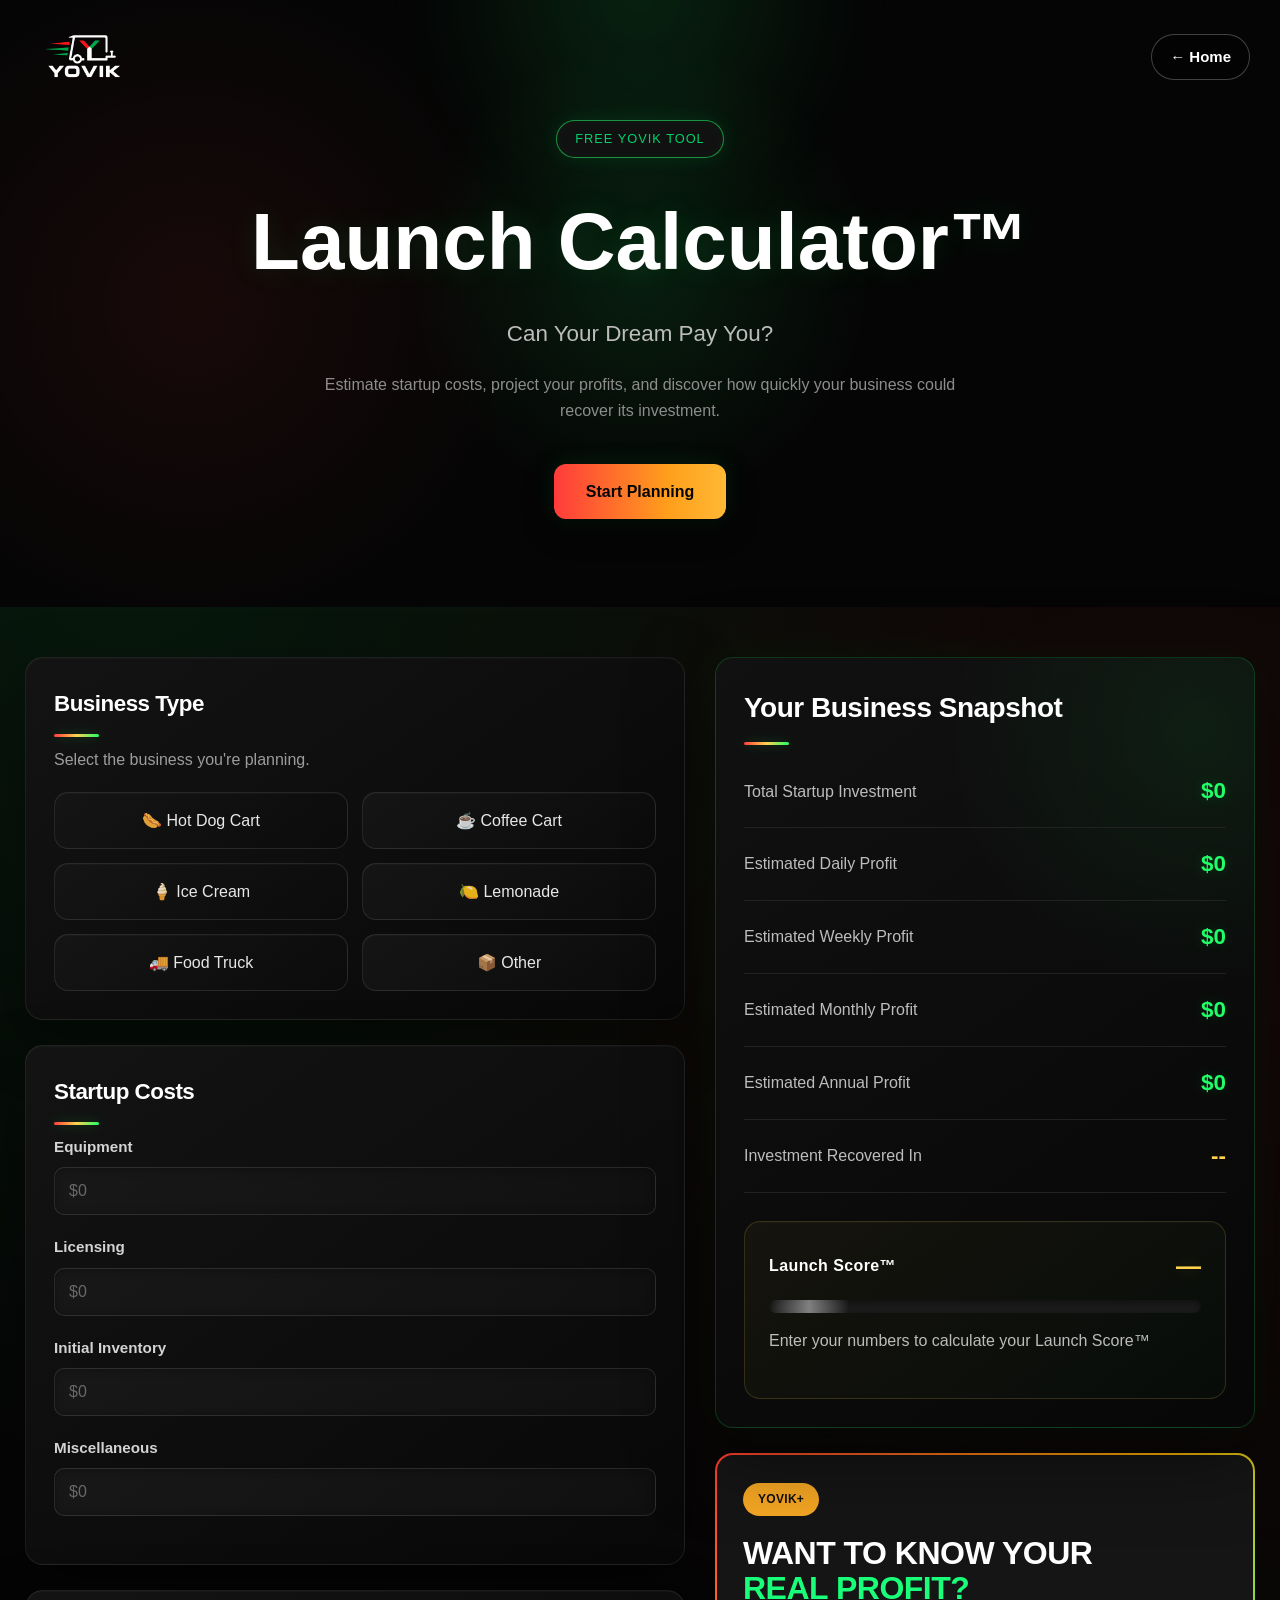
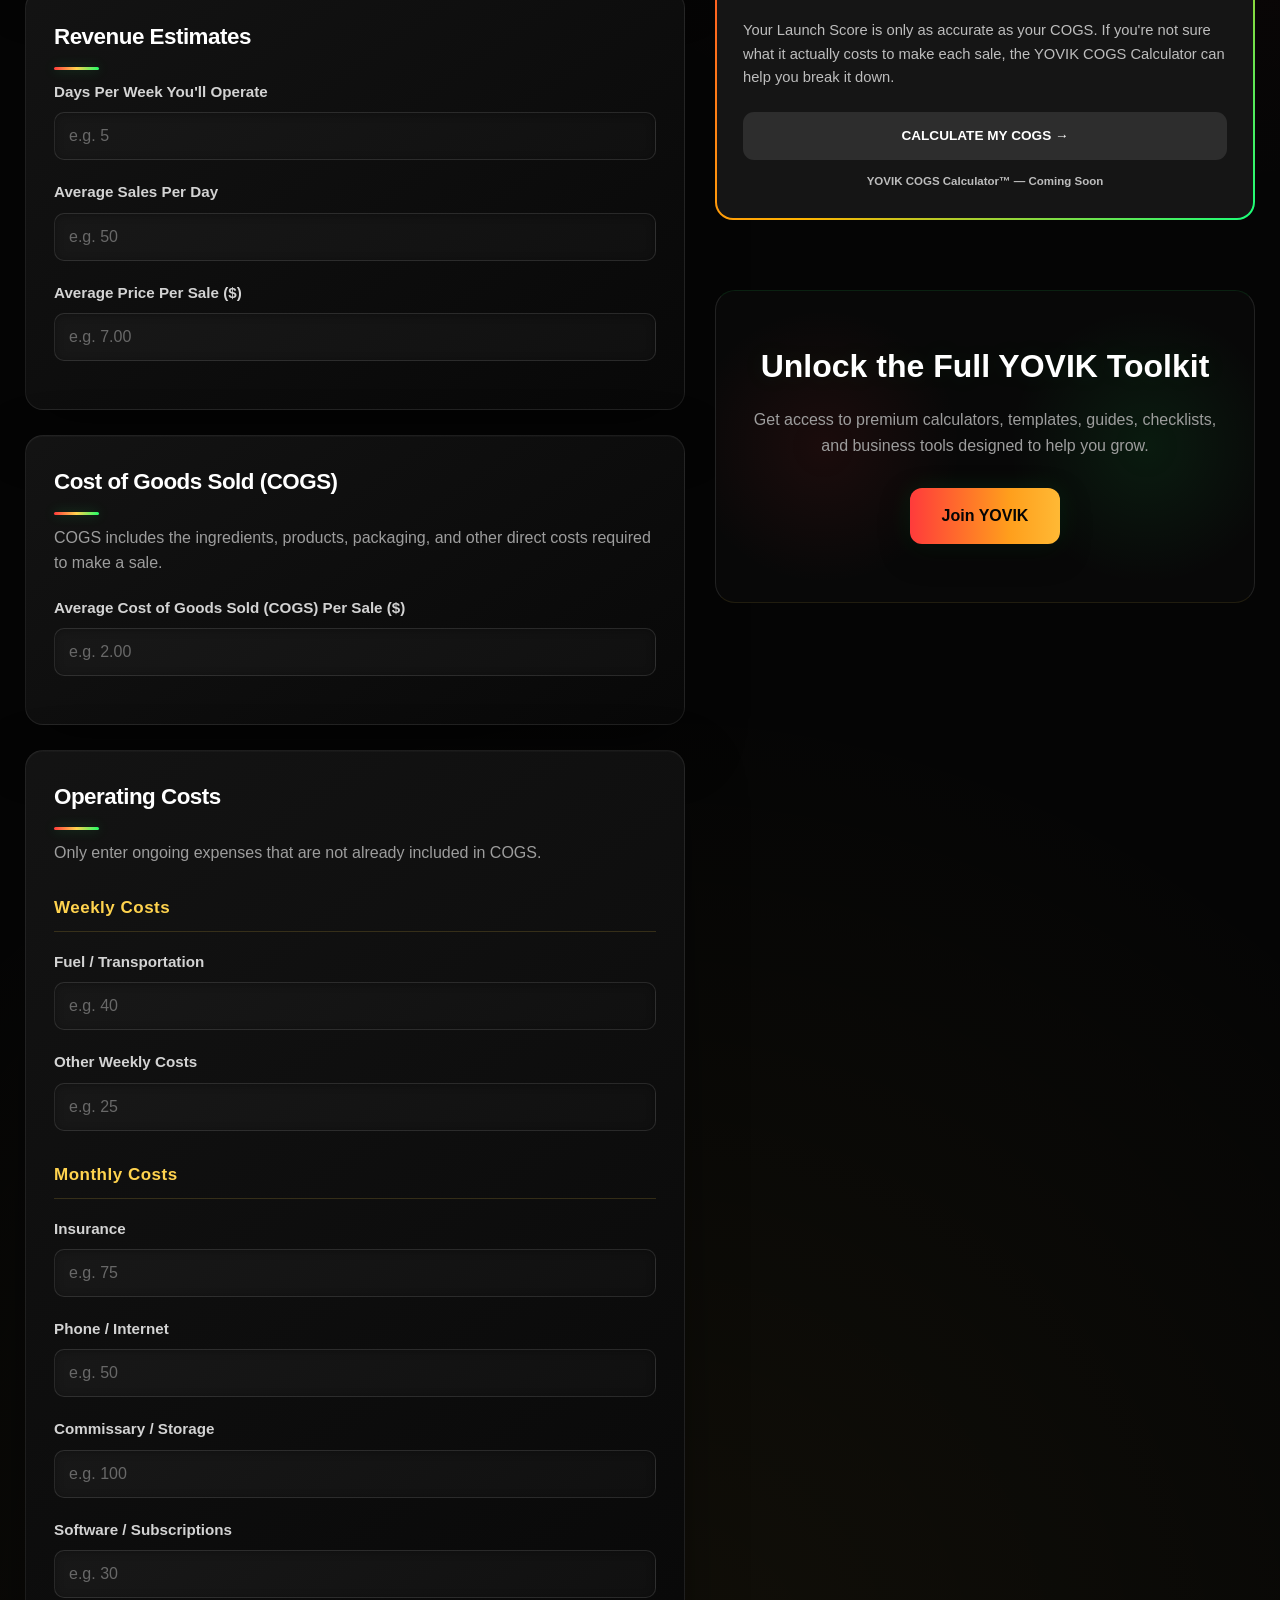
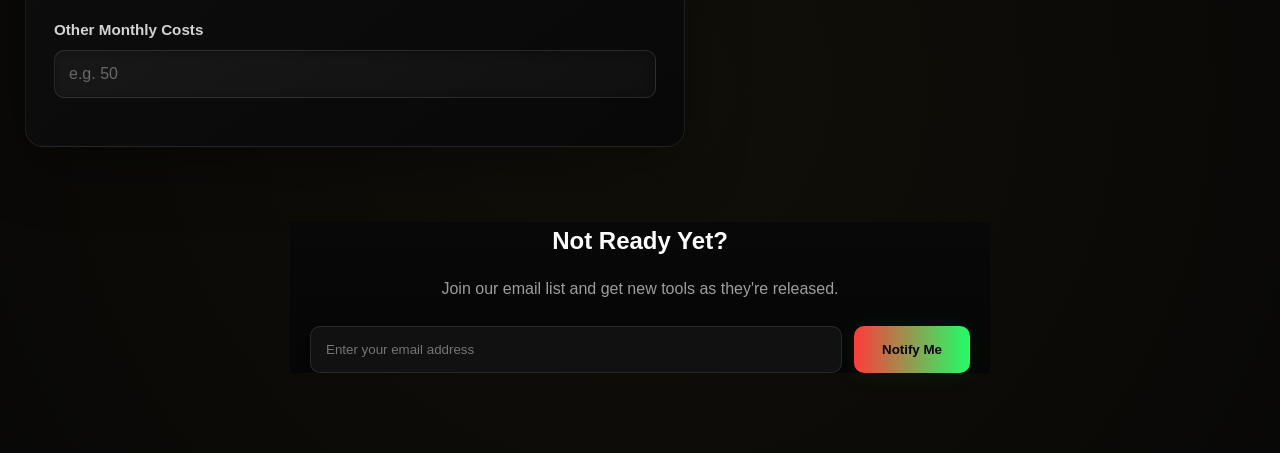
<file: tools/launch/index.html>
<!DOCTYPE html>
<html lang="en">

<head>

<meta charset="UTF-8">
<meta name="viewport" content="width=device-width, initial-scale=1.0">

<title>YOVIK | Launch Calculator</title>

<link rel="stylesheet" href="launch.css">

</head>

<body>

<header class="calculator-nav">

    <a href="../../index.html" class="calculator-brand">
        <img src="../../images/yovik-logo.png" alt="YOVIK">
    </a>

    <a href="../../index.html" class="home-link">
        ← Home
    </a>

</header>

<div class="mouse-glow"></div>

<header class="hero">

<div class="hero-content">

<div class="badge">
FREE YOVIK TOOL
</div>

<h1>Launch Calculator™</h1>

<p class="subtitle">
Can Your Dream Pay You?
</p>

<p class="description">

Estimate startup costs,
project your profits,
and discover how quickly your business
could recover its investment.

</p>

<a href="#workspace" class="hero-button">

Start Planning

</a>

</div>

</header>

<main id="workspace">

<div class="workspace">

<!-- LEFT COLUMN -->

<div class="planner">

<div class="card">

<h2>Business Type</h2>

<p>Select the business you're planning.</p>

<div class="business-grid">

<button class="business-card" data-business="hotdog">🌭 Hot Dog Cart</button>

<button class="business-card" data-business="coffee">☕ Coffee Cart</button>

<button class="business-card" data-business="icecream">🍦 Ice Cream</button>

<button class="business-card" data-business="lemonade">🍋 Lemonade</button>

<button class="business-card" data-business="foodtruck">🚚 Food Truck</button>

<button class="business-card" data-business="other">📦 Other</button>

</div>

</div>

<div class="card">

<h2>Startup Costs</h2>

<div class="input-group">

<label>Equipment</label>

<input id="equipment" type="number" placeholder="$0">

</div>

<div class="input-group">

<label>Licensing</label>

<input id="license" type="number" placeholder="$0">

</div>

<div class="input-group">

<label>Initial Inventory</label>

<input id="inventory" type="number" placeholder="$0">

</div>

<div class="input-group">

<label>Miscellaneous</label>

<input id="misc" type="number" placeholder="$0">

</div>

</div>

<div class="card">

    <h2>Revenue Estimates</h2>

    <div class="input-group">

        <label>Days Per Week You'll Operate</label>

        <input
            id="daysPerWeek"
            type="number"
            min="1"
            max="7"
            placeholder="e.g. 5">

    </div>

    <div class="input-group">

        <label>Average Sales Per Day</label>

        <input
            id="salesPerDay"
            type="number"
            min="0"
            placeholder="e.g. 50">

    </div>

    <div class="input-group">

        <label>Average Price Per Sale ($)</label>

        <input
            id="pricePerSale"
            type="number"
            min="0"
            step="0.01"
            placeholder="e.g. 7.00">

    </div>

</div>

<div class="card">

    <h2>Cost of Goods Sold (COGS)</h2>

    <p>
        COGS includes the ingredients, products, packaging, and other direct costs required to make a sale.
    </p>

    <div class="input-group">

        <label>Average Cost of Goods Sold (COGS) Per Sale ($)</label>

        <input
            id="costPerSale"
            type="number"
            min="0"
            step="0.01"
            placeholder="e.g. 2.00">

    </div>

</div>

<div class="card">

    <h2>Operating Costs</h2>

    <p>
        Only enter ongoing expenses that are not already included in COGS.
    </p>

    <h3>Weekly Costs</h3>

    <div class="input-group">

        <label>Fuel / Transportation</label>

        <input
            id="weeklyFuel"
            type="number"
            min="0"
            step="0.01"
            placeholder="e.g. 40">

    </div>

    <div class="input-group">

        <label>Other Weekly Costs</label>

        <input
            id="weeklyOther"
            type="number"
            min="0"
            step="0.01"
            placeholder="e.g. 25">

    </div>

    <h3>Monthly Costs</h3>

    <div class="input-group">

        <label>Insurance</label>

        <input
            id="monthlyInsurance"
            type="number"
            min="0"
            step="0.01"
            placeholder="e.g. 75">

    </div>

    <div class="input-group">

        <label>Phone / Internet</label>

        <input
            id="monthlyPhone"
            type="number"
            min="0"
            step="0.01"
            placeholder="e.g. 50">

    </div>

    <div class="input-group">

        <label>Commissary / Storage</label>

        <input
            id="monthlyStorage"
            type="number"
            min="0"
            step="0.01"
            placeholder="e.g. 100">

    </div>

    <div class="input-group">

        <label>Software / Subscriptions</label>

        <input
            id="monthlySoftware"
            type="number"
            min="0"
            step="0.01"
            placeholder="e.g. 30">

    </div>

    <div class="input-group">

        <label>Other Monthly Costs</label>

        <input
            id="monthlyOther"
            type="number"
            min="0"
            step="0.01"
            placeholder="e.g. 50">

    </div>

</div>

</div>

<!-- RIGHT COLUMN -->

<div class="snapshot">

    <div class="card snapshot-card">

        <h2>Your Business Snapshot</h2>

        <div class="stat">
            <span>Total Startup Investment</span>
            <strong id="startupTotal">$0</strong>
        </div>

        <div class="stat">
            <span>Estimated Daily Profit</span>
            <strong id="dailyProfit">$0</strong>
        </div>

        <div class="stat">
            <span>Estimated Weekly Profit</span>
            <strong id="weeklyProfit">$0</strong>
        </div>

        <div class="stat">
            <span>Estimated Monthly Profit</span>
            <strong id="monthlyProfit">$0</strong>
        </div>

        <div class="stat">
            <span>Estimated Annual Profit</span>
            <strong id="annualProfit">$0</strong>
        </div>

        <div class="stat">
            <span>Investment Recovered In</span>
            <strong id="payback">--</strong>
        </div>

        <div class="potential">

            <div class="potential-header">
                <span>Launch Score™</span>
                <strong id="potentialPercent">-</strong>
            </div>

            <div class="progress-bar">
                <div class="progress-fill" id="progressFill"></div>
            </div>

            <p id="potentialText">
                Enter your numbers to calculate your Launch Score™
            </p>

        </div>

    </div>


    <!-- PREMIUM COGS TOOL -->

    <section class="premium-tool-cta">

        <div class="premium-tool-content">

            <div class="premium-tool-badge">
                YOVIK+
            </div>

            <h2>
                WANT TO KNOW YOUR
                <br>
                <span>REAL PROFIT?</span>
            </h2>

            <p>
                Your Launch Score is only as accurate as your COGS.
                If you're not sure what it actually costs to make each sale,
                the YOVIK COGS Calculator can help you break it down.
            </p>

            <a href="#" class="premium-tool-button">
                CALCULATE MY COGS →
            </a>

            <small>
                YOVIK COGS Calculator™ — Coming Soon
            </small>

        </div>

    </section>

    <section class="upgrade">

        <h2>Unlock the Full YOVIK Toolkit</h2>

        <p>
            Get access to premium calculators, templates, guides,
            checklists, and business tools designed to help you grow.
        </p>

        <a href="../../PRICING/" class="hero-button">
            Join YOVIK
        </a>

    </section>

</div>


</div>

<section class="email-signup">

    <h2>Not Ready Yet?</h2>

    <p>
        Join our email list and get new tools as they're released.
    </p>

    <form
        method="POST"
        action="https://73874b7b.sibforms.com/serve/[base64]"
        target="launchEmailSubmissionFrame"
    >

        <input
            type="email"
            name="EMAIL"
            placeholder="Enter your email address"
            autocomplete="email"
            required
        >

        <button type="submit">
            Notify Me
        </button>

        <input
            type="text"
            name="email_address_check"
            value=""
            style="display:none;"
        >

        <input
            type="hidden"
            name="locale"
            value="en"
        >

    </form>
    
    <div id="launchEmailSuccess" class="email-success" style="display: none;">
        You're on the list. We'll let you know when new tools launch.
    </div>

</section>

<iframe
    name="launchEmailSubmissionFrame"
    style="display:none;"
></iframe>

</main>

<script src="launch.js"></script>

</body>

</html>
</file>
<file: style.css>
/* ==========================================
   YOVIK V4
   PART 1 — FOUNDATION + HERO
========================================== */

:root{

    --bg:#050505;
    --surface:#0b0b0b;

    --white:#ffffff;
    --text:#d8d8d8;

    --red:#b10000;
    --green:#29ff7a;

}

*{
    margin:0;
    padding:0;
    box-sizing:border-box;
}

html{

    scroll-behavior:smooth;

}

body{

    font-family:"Inter",sans-serif;

    background:var(--bg);

    color:white;

    overflow-x:hidden;

}

/* ===========================
GLOBAL SECTIONS
=========================== */

section{

    padding:70px 40px;

}

/* ==========================
   Navigation
========================== */

.hero-nav{

    display:flex;
    align-items:center;

    width:100%;

    margin-bottom:90px;

}

.brand{

    color:white;

    font-size:1.8rem;
    font-weight:900;

    letter-spacing:2px;

    text-decoration:none;

    display:inline-block;

}

.nav-links{

    display:flex;
    align-items:center;
    justify-content:flex-end;

    gap:18px;

    flex:1;

}

.nav-btn{

    display:inline-block;

    padding:10px 22px;

    border-radius:12px;

    background:rgba(255,255,255,.08);

    border:1px solid rgba(255,255,255,.10);

    color:white;

    text-decoration:none;

    font-weight:600;

    transition:all .25s ease;

}

.nav-btn:hover{

    background:#00c853;

    border-color:#00c853;

    transform:translateY(-2px);

    box-shadow:0 10px 25px rgba(0,200,83,.30);

}

.nav-links a{

    color:#cfcfcf;

    text-decoration:none;

    font-weight:600;

    transition:.25s;

}

.nav-links a:hover{

    color:#00c853;

}

/* ===========================
HERO
=========================== */

.hero {

    min-height: 78vh;

    display: flex;

    justify-content: center;

    align-items: center;

    position: relative;

    overflow: hidden;

    isolation: isolate;

    padding-top: 90px;
    padding-bottom: 50px;

    box-sizing: border-box;

    background-image: url("images/yovik-hero.webp");

    background-size: cover;

    background-position: center center;

    background-repeat: no-repeat;

}

/* RED LIGHT */

.hero::before {

    content: "";

    position: absolute;

    inset: 0;

    background: rgba(0, 0, 0, 0.35);

    z-index: -1;

}

/* GREEN LIGHT */

.hero::after{

    content:"";

    position:absolute;

    inset:0;

    background:

        radial-gradient(
            circle at 50% 115%,
            rgba(41,255,122,.28),
            transparent 60%
        );

    z-index:-1;

}

.hero-inner{

    width:100%;

    max-width:1180px;

    display:flex;

    flex-direction:column;

    align-items:center;

    text-align:center;

    padding:30px;

}

/* ===========================
LOGO
=========================== */

.brand{

    font-size:1.45rem;

    font-weight:900;

    letter-spacing:16px;

    margin-bottom:20px;

}

/* ===========================
HEADLINE
=========================== */

.hero h1{

    font-size:clamp(4.8rem,8vw,6.9rem);

    font-weight:900;

    line-height:.90;

    letter-spacing:-4px;

    max-width:920px;

    text-shadow:

        0 12px 30px rgba(0,0,0,.35);

}

/* ===========================
SUBTEXT
=========================== */

.subtext{

    margin-top:20px;

    max-width:700px;

    font-size:1.55rem;

    color:var(--text);

    line-height:1.55;

}

/* ===========================
GREEN TEXT
=========================== */

.green-text{

    margin-top:12px;

    font-size:2rem;

    font-weight:700;

    color:var(--green);

    text-shadow:

        0 0 18px rgba(41,255,122,.30);

}

/* ===========================
CTA BUTTON
=========================== */

.hero-button{

    margin-top:28px;

    width:420px;

    height:70px;

    display:flex;

    justify-content:center;

    align-items:center;

    text-decoration:none;

    color:white;

    font-size:1.4rem;

    font-weight:800;

    border-radius:999px;

    position:relative;

    overflow:hidden;

    background:

        linear-gradient(
            90deg,
            #ff2323,
            #c70000 35%,
            #995400 60%,
            #27bf64 82%,
            #37ff86
        );

    border:

        1px solid rgba(255,255,255,.22);

    box-shadow:

        0 18px 45px rgba(0,0,0,.40),

        0 0 35px rgba(255,0,0,.20),

        0 0 45px rgba(41,255,122,.18);

    transition:.30s;

}

.hero-button::before{

    content:"";

    position:absolute;

    left:0;

    top:0;

    width:100%;

    height:48%;

    background:

        linear-gradient(
            rgba(255,255,255,.28),
            transparent
        );

}

.hero-button:hover{

    transform:

        translateY(-3px)
        scale(1.02);

}

/* ===========================
HEADINGS
=========================== */

.section-label{

    text-align:center;

    color:var(--green);

    letter-spacing:6px;

    font-size:.9rem;

    font-weight:800;

    margin-bottom:18px;

}

.section-heading{

    text-align:center;

    font-size:clamp(3.3rem,6vw,5rem);

    font-weight:900;

    line-height:.94;

    letter-spacing:-3px;

    margin-bottom:45px;

}

.section-heading span{

    color:var(--green);

}
/* ==========================================
   YOVIK V4
   PART 2 — FEATURES
========================================== */

/* ==========================
   FEATURES SECTION
========================== */

#features{

    position:relative;

    padding-top:45px;
    padding-bottom:70px;

}

#features::before{

    content:"";

    position:absolute;

    top:0;
    left:50%;

    transform:translateX(-50%);

    width:85%;
    height:1px;

    background:

        linear-gradient(
            90deg,
            transparent,
            rgba(255,255,255,.10),
            transparent
        );

}

/* ==========================
   GRID
========================== */

.cards{

    max-width:1350px;

    margin:0 auto;

    display:grid;

    grid-template-columns:repeat(auto-fit,minmax(220px,1fr));

    gap:22px;

}

/* ==========================
   CARD
========================== */

.card{

    position:relative;

    min-height:170px;

    background:

        linear-gradient(
            180deg,
            #101010,
            #090909
        );

    border:1px solid rgba(255,255,255,.08);

    border-radius:22px;

    display:flex;

    justify-content:center;

    align-items:center;

    overflow:hidden;

    transition:
        transform .30s ease,
        border-color .30s ease,
        box-shadow .30s ease;

}

/* soft highlight */

.card::before{

    content:"";

    position:absolute;

    inset:0;

    background:

        radial-gradient(
            circle at top,
            rgba(255,255,255,.05),
            transparent 60%
        );

    opacity:0;

    transition:.30s;

}

.card:hover{

    transform:translateY(-8px);

    border-color:

        rgba(255,255,255,.18);

    box-shadow:

        0 18px 40px rgba(0,0,0,.40);

}

.card:hover::before{

    opacity:1;

}

/* ==========================
   CARD TITLE
========================== */

.card h3{

    position:relative;

    z-index:2;

    padding:20px;

    text-align:center;

    font-size:1.55rem;

    font-weight:800;

    line-height:1.25;

}

/* ==========================
   ACCENT BAR
========================== */

.accent{

    position:absolute;

    left:0;
    bottom:0;

    width:100%;
    height:4px;

}

.red{

    background:#d10000;

}

.orange{

    background:#ff7600;

}

.yellow{

    background:#ffc400;

}

.green{

    background:#18c765;

}

.emerald{

    background:#2cff79;

}

/* ==========================
   FEATURE SECTION SPACING
========================== */

.section-label{

    margin-bottom:12px;

}

.section-heading{

    margin-bottom:35px;

}
/* ==========================================
   YOVIK V4
   PART 3 — FAQ + FOOTER + POLISH
========================================== */

/* ==========================
   FAQ
========================== */

#faq{

    max-width:1050px;

    margin:0 auto;

    padding-top:55px;

    padding-bottom:70px;

}

#faq details{

    background:#0b0b0b;

    border:1px solid rgba(255,255,255,.08);

    border-radius:18px;

    margin-bottom:14px;

    overflow:hidden;

    transition:
        border-color .25s ease,
        transform .25s ease,
        box-shadow .25s ease;

}

#faq details:hover{

    transform:translateY(-2px);

    border-color:rgba(41,255,122,.28);

    box-shadow:

        0 10px 30px rgba(0,0,0,.25);

}

#faq summary{

    list-style:none;

    cursor:pointer;

    display:flex;

    justify-content:space-between;

    align-items:center;

    padding:22px 28px;

    font-size:1.15rem;

    font-weight:700;

}

#faq summary::-webkit-details-marker{

    display:none;

}

#faq summary::after{

    content:"+";

    color:var(--green);

    font-size:1.8rem;

    font-weight:300;

    transition:.25s;

}

#faq details[open] summary::after{

    transform:rotate(45deg);

}

#faq details p{

    padding:0 28px 24px;

    color:#bdbdbd;

    line-height:1.7;

}

/* ==========================
   FOOTER
========================== */

footer{

    padding:55px 30px;

    border-top:1px solid rgba(255,255,255,.08);

    text-align:center;

    background:#040404;

}

.footer-logo{

    font-size:1.8rem;

    font-weight:900;

    letter-spacing:10px;

    margin-bottom:12px;

}

footer p{

    color:#7f7f7f;

    font-size:.9rem;

}

/* ==========================
   BUTTON POLISH
========================== */

.hero-button{

    position:relative;

    overflow:hidden;

}

.hero-button:active{

    transform:scale(.98);

}

.hero-button:hover{

    filter:brightness(1.08);

}

/* ==========================
   SCROLLBAR
========================== */

::-webkit-scrollbar{

    width:10px;

}

::-webkit-scrollbar-track{

    background:#050505;

}

::-webkit-scrollbar-thumb{

    background:#323232;

    border-radius:999px;

}

::-webkit-scrollbar-thumb:hover{

    background:#505050;

}

/* ==========================
   TEXT SELECTION
========================== */

::selection{

    background:var(--green);

    color:black;

}

/* ==========================
   SIMPLE FADE ANIMATION
========================== */

.hidden{

    opacity:0;

    transform:translateY(30px);

    transition:
        opacity .7s ease,
        transform .7s ease;

}

.show{

    opacity:1;

    transform:translateY(0);

}

/* ==========================
   RESPONSIVE
========================== */

@media (max-width:900px){

.hero{

    min-height:auto;

    padding:80px 20px;

}

.hero h1{

    font-size:4rem;

    letter-spacing:-2px;

}

.hero-button{

    width:100%;

    max-width:360px;

}

.cards{

    grid-template-columns:repeat(2,1fr);

}

}

@media (max-width:700px){

section{

    padding:55px 22px;

}

.brand{

    letter-spacing:10px;

    font-size:1.15rem;

}

.hero h1{

    font-size:3rem;

}

.subtext{

    font-size:1.15rem;

}

.green-text{

    font-size:1.35rem;

}

.cards{

    grid-template-columns:1fr;

}

.card{

    min-height:145px;

}

.section-heading{

    font-size:2.8rem;

}

}

@media (max-width:480px){

.hero h1{

    font-size:2.5rem;

}

.hero-button{

    height:62px;

    font-size:1.1rem;

}

.section-heading{

    font-size:2.2rem;

}

.footer-logo{

    letter-spacing:6px;

}

}

/* ==========================
   Launch Banner
========================== */

.launch-banner{

    max-width:1200px;
    margin:100px auto;
    padding:70px 40px;

    text-align:center;

    border-radius:24px;

    background:linear-gradient(
        135deg,
        rgba(190,30,45,.18) 0%,
        rgba(20,20,20,1) 45%,
        rgba(0,200,83,.18) 100%
    );

    border:1px solid rgba(255,255,255,.08);

    box-shadow:
        0 0 60px rgba(0,0,0,.45),
        inset 0 0 0 1px rgba(255,255,255,.03);

}

.launch-banner h2{

    font-size:3rem;
    font-weight:800;

    margin-bottom:35px;

    color:white;
    letter-spacing:-1px;

}

.launch-btn{

    display:inline-flex;
    align-items:center;
    gap:10px;

    padding:18px 36px;

    text-decoration:none;

    color:white;

    font-size:1.05rem;
    font-weight:700;

    border-radius:14px;

    background:linear-gradient(
        90deg,
        #d32f2f,
        #00c853
    );

    transition:
        transform .25s,
        box-shadow .25s;

    box-shadow:
        0 10px 30px rgba(0,0,0,.35);

}

.launch-btn:hover{

    transform:translateY(-4px) scale(1.03);

    box-shadow:
        0 18px 45px rgba(0,200,83,.35);

}

.launch-btn strong{

    color:white;
    font-weight:900;

}

/* ==========================
   Mobile
========================== */

@media (max-width: 768px) {

}
.hero-nav{

    flex-direction:column;

    gap:20px;

    text-align:center;

}

.nav-links{

    justify-content:center;

    flex-wrap:wrap;

    gap:12px;

}
.hero h1{

    font-size:2.5rem;

    line-height:1.15;

}
.subtext{

    font-size:1rem;

    padding:0 20px;

}
.launch-btn{

    display:inline-flex;

    justify-content:center;

    align-items:center;

    text-align:center;

    flex-wrap:wrap;

    max-width:320px;

}

/* ==========================
   YOVIK FIXED NAVIGATION
========================== */

.site-nav {
    position: fixed;
    top: 0;
    left: 0;
    width: 100%;
    z-index: 1000;

    padding: 16px 24px;

    background: rgba(11, 11, 11, 0.82);

    backdrop-filter: blur(18px);
    -webkit-backdrop-filter: blur(18px);

    border-bottom: 1px solid rgba(255, 255, 255, 0.08);
}

.site-nav::after {
    content: "";

    position: absolute;
    left: 0;
    bottom: 0;

    width: 100%;
    height: 1px;

    background: linear-gradient(
        90deg,
        #d32f2f,
        #00c853
    );

    opacity: 0.65;
}

.site-nav-inner {
    max-width: 1200px;
    margin: 0 auto;

    display: flex;
    align-items: center;
    justify-content: space-between;
}

.site-logo {
    display: flex;
    align-items: center;

    text-decoration: none;
}

.site-logo img {
    width: 82px;
    height: auto;
    display: block;
}

.site-nav-links {
    display: flex;
    align-items: center;
    gap: 8px;
}

.site-nav-links a {
    color: #d5d5d5;
    text-decoration: none;

    font-size: 0.95rem;
    font-weight: 600;

    padding: 10px 16px;
    border-radius: 10px;

    transition: all 0.25s ease;
}

.site-nav-links a:hover {
    color: #fff;
    background: rgba(0, 200, 83, 0.12);
}

.site-nav-links a.active {
    color: #fff;

    background: linear-gradient(
        90deg,
        rgba(211, 47, 47, 0.85),
        rgba(0, 200, 83, 0.85)
    );

    box-shadow: 0 6px 20px rgba(0, 200, 83, 0.15);
}

@media (max-width: 768px) {

    .site-nav {
        padding: 12px 16px;
    }

    .site-nav-inner {
        flex-direction: column;
        gap: 10px;
    }

    .site-logo img {
        width: 70px;
        height: auto;
    }

    .site-nav-links {
        width: 100%;
        justify-content: center;
        flex-wrap: wrap;
        gap: 4px;
    }

    .site-nav-links a {
        padding: 8px 12px;
        font-size: 0.85rem;
    }

}

@media (max-width: 600px) {

    .hero {
        min-height: 85vh;
        padding-top: 125px;
        padding-bottom: 60px;
        background-position: center center;
    }

    .site-logo img {
        width: 70px;
    }

}

/* ==========================
   YOVIK SERVICE WAITLIST
========================== */

.waitlist-overlay {
    position: fixed;
    inset: 0;
    background: rgba(0, 0, 0, 0.75);
    display: none;
    align-items: center;
    justify-content: center;
    z-index: 9999;
    padding: 20px;
}

.waitlist-overlay.active {
    display: flex;
}

.waitlist-modal {
    position: relative;
    width: 100%;
    max-width: 500px;
    background: #111;
    border: 2px solid #22ff55;
    border-radius: 16px;
    padding: 40px 30px;
    text-align: center;
    box-shadow: 0 0 40px rgba(34, 255, 85, 0.25);
}

.waitlist-modal h2 {
    margin-bottom: 20px;
    color: #fff;
}

.waitlist-modal p {
    color: #ddd;
    line-height: 1.6;
}

.waitlist-close {
    position: absolute;
    top: 10px;
    right: 15px;
    background: none;
    border: none;
    color: #fff;
    font-size: 32px;
    cursor: pointer;
}

.waitlist-modal input {
    width: 100%;
    box-sizing: border-box;
    padding: 15px;
    margin-top: 20px;
    border-radius: 8px;
    border: 1px solid #555;
    font-size: 16px;
}

.waitlist-modal form button {
    width: 100%;
    margin-top: 12px;
    padding: 15px;
    border: none;
    border-radius: 8px;
    background: linear-gradient(90deg, #ff2222, #22ff66);
    color: white;
    font-weight: bold;
    font-size: 16px;
    cursor: pointer;
}

/* ==========================
   Waitlist Tools CTA
========================== */

.waitlist-tools-link,
.waitlist-tools-link:visited {
    display: inline-flex;
    align-items: center;
    justify-content: center;
    width: 100%;
    box-sizing: border-box;

    padding: 14px 20px;
    margin-top: 18px;

    border: 2px solid #C9A227;
    border-radius: 8px;

    background: transparent;
    color: #C9A227;

    font-size: 15px;
    font-weight: 700;
    letter-spacing: 0.5px;
    text-decoration: none;

    transition: all 0.2s ease;
}

.waitlist-tools-link:hover,
.waitlist-tools-link:focus {
    background: #C9A227;
    color: #111111;
    text-decoration: none;
    transform: translateY(-2px);
}

.waitlist-tools-link:active {
    transform: translateY(0);
}
</file>
<file: ABOUT/about.css>
* {
    box-sizing: border-box;
}

html {
    scroll-behavior: smooth;
}

body {
    margin: 0;
    background: #080808;
    color: #f5f5f5;
    font-family: Arial, Helvetica, sans-serif;
    line-height: 1.7;
}

/* ==========================
   YOVIK FIXED NAVIGATION
========================== */

.site-nav {
    position: fixed;
    top: 0;
    left: 0;
    width: 100%;
    z-index: 1000;

    padding: 16px 24px;

    background: rgba(11, 11, 11, 0.82);
    backdrop-filter: blur(18px);
    -webkit-backdrop-filter: blur(18px);

    border-bottom: 1px solid rgba(255, 255, 255, 0.08);
}

.site-nav::after {
    content: "";

    position: absolute;
    left: 0;
    bottom: 0;

    width: 100%;
    height: 1px;

    background: linear-gradient(
        90deg,
        #d32f2f,
        #00c853
    );

    opacity: 0.65;
}

.site-nav-inner {
    max-width: 1200px;
    margin: 0 auto;

    display: flex;
    align-items: center;
    justify-content: space-between;
}

.site-logo {
    display: flex;
    align-items: center;
    text-decoration: none;
}

.site-logo img {
    width: 82px;
    height: auto;
    display: block;
}

.site-nav-links {
    display: flex;
    align-items: center;
    gap: 8px;
}

.site-nav-links a {
    color: #d5d5d5;
    text-decoration: none;

    font-size: 0.95rem;
    font-weight: 600;

    padding: 10px 16px;
    border-radius: 10px;

    transition: all 0.25s ease;
}

.site-nav-links a:hover {
    color: #fff;
    background: rgba(0, 200, 83, 0.12);
}

.site-nav-links a.active {
    color: #fff;

    background: linear-gradient(
        90deg,
        rgba(211, 47, 47, 0.85),
        rgba(0, 200, 83, 0.85)
    );

    box-shadow: 0 6px 20px rgba(0, 200, 83, 0.15);
}

.about-hero {
    padding: 120px 24px 105px;
    text-align: center;
    background:
        radial-gradient(circle at 50% 20%, rgba(50, 255, 110, 0.09), transparent 35%),
        #080808;
    border-bottom: 1px solid rgba(255, 255, 255, 0.06);
}

.about-hero-inner {
    max-width: 900px;
    margin: 0 auto;
}

.eyebrow,
.section-label {
    display: inline-block;
    color: #c9a227;
    font-size: 12px;
    font-weight: 800;
    letter-spacing: 2px;
}

.about-hero h1 {
    margin: 18px 0;
    font-size: clamp(44px, 7vw, 78px);
    line-height: 0.98;
    letter-spacing: -3px;
}

.about-hero h1 span,
.about-content h2 span,
.promise-inner h2 span {
    background: linear-gradient(90deg, #ff3434, #e0b82f, #39ff72);
    -webkit-background-clip: text;
    background-clip: text;
    color: transparent;
}

.hero-text {
    max-width: 690px;
    margin: 28px auto 0;
    color: #a9a9a9;
    font-size: 18px;
}

.about-section {
    padding: 100px 24px;
}

.about-content {
    max-width: 850px;
    margin: 0 auto;
}

.about-content.narrow {
    max-width: 730px;
}

.about-content h2 {
    margin: 18px 0 35px;
    font-size: clamp(36px, 5vw, 58px);
    line-height: 1.05;
    letter-spacing: -2px;
}

.about-content p {
    color: #b8b8b8;
    font-size: 17px;
    margin: 0 0 24px;
}

.about-content strong {
    color: #fff;
}

.story-section {
    background: #0b0b0b;
}

.story-break {
    margin: 38px 0 !important;
    font-size: 22px !important;
    line-height: 1.5;
    color: #fff !important;
    font-weight: 700;
}

blockquote {
    margin: 40px 0;
    padding: 24px 28px;
    border-left: 3px solid #c9a227;
    background: rgba(255, 255, 255, 0.035);
    color: #fff;
    font-size: 23px;
    font-weight: 700;
}

.closing-line {
    margin-top: 45px !important;
    padding-top: 35px;
    border-top: 1px solid rgba(255, 255, 255, 0.1);
    color: #fff !important;
    font-size: 22px !important;
    font-weight: 700;
}

.problem-section {
    background: #090909;
}

.problem-grid {
    margin-top: 45px;
    display: grid;
    grid-template-columns: repeat(2, 1fr);
    gap: 14px;
}

.problem-card {
    padding: 25px;
    background: #111;
    border: 1px solid rgba(255, 255, 255, 0.08);
    border-radius: 10px;
}

.problem-card strong {
    display: block;
    color: #fff;
    font-size: 14px;
    letter-spacing: 1px;
    margin-bottom: 7px;
}

.problem-card span {
    display: block;
    color: #8f8f8f;
    font-size: 14px;
    line-height: 1.5;
}

.resource-section {
    background: #0b0b0b;
}

.resource-list {
    margin-top: 45px;
    border-top: 1px solid rgba(255, 255, 255, 0.1);
}

.resource-item {
    display: flex;
    gap: 22px;
    padding: 27px 0;
    border-bottom: 1px solid rgba(255, 255, 255, 0.1);
}

.resource-number {
    color: #c9a227;
    font-weight: 800;
    font-size: 13px;
    padding-top: 4px;
}

.resource-item h3 {
    margin: 0 0 5px;
    color: #fff;
    font-size: 18px;
}

.resource-item p {
    margin: 0;
    font-size: 14px;
}

.highlight-text {
    color: #fff !important;
    font-size: 23px !important;
    font-weight: 700;
}

.free-section {
    background:
        radial-gradient(circle at 50% 50%, rgba(201, 162, 39, 0.06), transparent 45%),
        #090909;
}

.vendor-section {
    background: #0b0b0b;
}

.freedom-statement {
    margin-top: 45px;
    padding: 40px;
    text-align: center;
    border: 1px solid rgba(201, 162, 39, 0.4);
    border-radius: 12px;
    background: #101010;
}

.freedom-statement span {
    display: block;
    color: #c9a227;
    font-size: 12px;
    font-weight: 800;
    letter-spacing: 3px;
}

.freedom-statement strong {
    display: block;
    margin-top: 8px;
    font-size: clamp(32px, 5vw, 52px);
    line-height: 1;
    background: linear-gradient(90deg, #ff3434, #e0b82f, #39ff72);
    -webkit-background-clip: text;
    background-clip: text;
    color: transparent;
}

.vision-section {
    background: #090909;
}

.promise-section {
    padding: 110px 24px;
    text-align: center;
    background:
        radial-gradient(circle at 50% 20%, rgba(50, 255, 110, 0.08), transparent 38%),
        #080808;
    border-top: 1px solid rgba(255, 255, 255, 0.08);
}

.promise-inner {
    max-width: 800px;
    margin: 0 auto;
}

.promise-inner h2 {
    margin: 20px 0 30px;
    font-size: clamp(38px, 6vw, 64px);
    line-height: 1;
    letter-spacing: -2px;
}

.promise-inner p {
    max-width: 680px;
    margin: 0 auto 22px;
    color: #aaa;
    font-size: 17px;
}

.promise-tagline {
    margin: 50px 0 35px;
    font-size: 25px;
    font-weight: 900;
    letter-spacing: 2px;
}

.promise-tagline span {
    display: block;
    margin-top: 5px;
    font-size: 13px;
    color: #c9a227;
    letter-spacing: 3px;
}

.hero-button {
    display: inline-block;
    padding: 15px 28px;
    border-radius: 7px;
    background: linear-gradient(90deg, #ff3030, #d7b42c, #32ed6b);
    color: #080808;
    text-decoration: none;
    font-weight: 900;
    font-size: 14px;
    transition: 0.2s ease;
}

.hero-button:hover {
    transform: translateY(-2px);
    box-shadow: 0 8px 30px rgba(53, 255, 112, 0.15);
}

.site-footer {
    padding: 30px 20px;
    text-align: center;
    color: #666;
    font-size: 12px;
    border-top: 1px solid rgba(255, 255, 255, 0.07);
}

@media (max-width: 768px) {

    .site-nav {
        padding: 12px 16px;
    }

    .site-nav-inner {
        flex-direction: column;
        gap: 10px;
    }

    .site-logo img {
        width: 70px;
        height: auto;
    }

    .site-nav-links {
        width: 100%;
        justify-content: center;
        flex-wrap: wrap;
        gap: 4px;
    }

    .site-nav-links a {
        padding: 8px 12px;
        font-size: 0.85rem;
    }

}

@media (max-width: 600px) {

    .hero {
        min-height: 85vh;
        padding-top: 125px;
        padding-bottom: 60px;
        background-position: center center;
    }

    .site-logo img {
        width: 70px;
    }

}
</file>
<file: PRICING/pricing.css>
/* =========================================================
   YOVIK PRICING PAGE
   Dark • Green • Gold • High Contrast • Interactive
========================================================= */

/* =========================================================
   GLOBAL
========================================================= */

html {
    scroll-behavior: smooth;
}

body {
    background:
        radial-gradient(
            circle at 50% 0%,
            rgba(0, 255, 100, 0.08),
            transparent 35%
        ),
        #050505;

    color: #ffffff;
}


/* =========================================================
   SECTION HEADINGS
========================================================= */

.section-heading {
    max-width: 760px;
    margin: 0 auto 60px;
    text-align: center;
}

.section-heading h2 {
    margin: 0 0 24px;

    font-size: clamp(36px, 6vw, 64px);
    line-height: 1;
    letter-spacing: -2px;

    background: linear-gradient(
        90deg,
        #ffffff,
        #d8ff9a,
        #ffd76a,
        #ffffff
    );

    background-size: 250% auto;

    -webkit-background-clip: text;
    background-clip: text;
    color: transparent;

    animation: yovikTitleShimmer 6s linear infinite;
}

.section-heading p {
    max-width: 680px;
    margin: 0 auto;

    font-size: 17px;
    line-height: 1.8;
    color: rgba(255,255,255,0.78);
}


/* =========================================================
   MEMBERSHIP COMPARISON
========================================================= */

.membership-comparison {
    position: relative;

    max-width: 1150px;
    margin: 0 auto;

    padding: 110px 20px 90px;
}


/* Background glow */

.membership-comparison::before {
    content: "";

    position: absolute;

    top: 80px;
    left: 50%;

    width: 500px;
    height: 300px;

    transform: translateX(-50%);

    background:
        radial-gradient(
            ellipse,
            rgba(0,255,100,0.10),
            transparent 70%
        );

    pointer-events: none;
}


/* =========================================================
   COMPARISON GRID
========================================================= */

.comparison-grid {
    position: relative;

    display: grid;
    grid-template-columns: repeat(2, 1fr);

    gap: 28px;

    max-width: 1050px;
    margin: 0 auto;
}


/* =========================================================
   MEMBERSHIP CARDS
========================================================= */

.membership-card {
    position: relative;

    padding: 42px;

    background:
        linear-gradient(
            145deg,
            rgba(255,255,255,0.045),
            rgba(255,255,255,0.015)
        );

    border: 1px solid rgba(255,255,255,0.14);

    border-radius: 18px;

    overflow: hidden;

    transition:
        transform 0.35s ease,
        box-shadow 0.35s ease,
        border-color 0.35s ease;
}


/* Shimmer layer */

.membership-card::before {
    content: "";

    position: absolute;

    top: 0;
    left: -120%;

    width: 70%;
    height: 100%;

    background:
        linear-gradient(
            90deg,
            transparent,
            rgba(255,255,255,0.08),
            transparent
        );

    transform: skewX(-20deg);

    transition: left 0.7s ease;

    pointer-events: none;
}


.membership-card:hover::before {
    left: 140%;
}


.membership-card:hover {
    transform: translateY(-6px);

    border-color: rgba(150,255,90,0.55);

    box-shadow:
        0 20px 50px rgba(0,0,0,0.45),
        0 0 35px rgba(0,255,100,0.08);
}


/* =========================================================
   PAID MEMBER CARD
========================================================= */

.member-card {
    border: 2px solid transparent;

    background:
        linear-gradient(#080808, #080808) padding-box,
        linear-gradient(
            135deg,
            #20ff67,
            #b8ff42,
            #ffd34e,
            #20ff67
        ) border-box;

    background-size:
        100% 100%,
        250% 250%;

    animation: yovikBorderFlow 6s linear infinite;

    box-shadow:
        0 0 25px rgba(0,255,100,0.08);
}


.member-card:hover {
    transform: translateY(-8px);

    box-shadow:
        0 25px 60px rgba(0,0,0,0.55),
        0 0 45px rgba(0,255,100,0.16);
}


/* =========================================================
   MEMBERSHIP LABEL
========================================================= */

.membership-label {
    display: inline-block;

    margin-bottom: 18px;

    font-size: 12px;
    font-weight: 900;

    letter-spacing: 2.5px;

    color: #c9ff6b;
}


/* Paid label */

.member-card .membership-label {
    color: #ffd85c;
}


/* =========================================================
   MEMBERSHIP TITLES
========================================================= */

.membership-card h3 {
    margin: 0 0 14px;

    font-size: clamp(27px, 4vw, 34px);
    line-height: 1.1;
}


/* =========================================================
   MEMBERSHIP DESCRIPTION
========================================================= */

.membership-description {
    margin-bottom: 30px;

    font-size: 15px;
    line-height: 1.7;

    color: rgba(255,255,255,0.72);
}


/* =========================================================
   MEMBERSHIP LIST
========================================================= */

.membership-card ul {
    margin: 0 0 34px;
    padding: 0;

    list-style: none;
}

.membership-card li {
    position: relative;

    padding: 13px 0 13px 28px;

    font-size: 15px;

    border-bottom:
        1px solid rgba(255,255,255,0.09);
}


.membership-card li::before {
    content: "✓";

    position: absolute;

    left: 0;
    top: 12px;

    font-weight: 900;

    color: #39ff72;

    text-shadow:
        0 0 10px rgba(57,255,114,0.6);
}


/* =========================================================
   PRICE
========================================================= */

.member-price {
    margin: 8px 0 18px;

    font-size: clamp(42px, 6vw, 56px);
    font-weight: 900;

    line-height: 1;

    background:
        linear-gradient(
            90deg,
            #ffffff,
            #caff70,
            #ffd65c
        );

    -webkit-background-clip: text;
    background-clip: text;
    color: transparent;
}


.member-price span {
    font-size: 15px;
    font-weight: 800;

    color: rgba(255,255,255,0.75);
}


/* =========================================================
   MEMBERSHIP BUTTONS
   Works with existing links/buttons
========================================================= */

.membership-card a,
.membership-card button {
    display: inline-flex;

    align-items: center;
    justify-content: center;

    min-height: 48px;

    padding: 0 24px;

    border: 1px solid rgba(185,255,80,0.6);
    border-radius: 8px;

    background:
        linear-gradient(
            90deg,
            #ff4035,
            #d7a832,
            #21ed65
        );

    background-size: 200% auto;

    color: #ffffff;

    font-weight: 900;
    text-decoration: none;

    letter-spacing: 0.5px;

    transition:
        background-position 0.4s ease,
        transform 0.25s ease,
        box-shadow 0.25s ease;
}


.membership-card a:hover,
.membership-card button:hover {
    background-position: right center;

    transform: translateY(-2px);

    box-shadow:
        0 0 25px rgba(75,255,100,0.25);
}


/* =========================================================
   YOVIK SHOP
========================================================= */

.yovik-shop {
    position: relative;

    padding: 110px 20px 130px;

    overflow: hidden;
}


/* Shop background glow */

.yovik-shop::before {
    content: "";

    position: absolute;

    top: 40px;
    left: 50%;

    width: 700px;
    height: 400px;

    transform: translateX(-50%);

    background:
        radial-gradient(
            ellipse,
            rgba(255,205,60,0.07),
            transparent 70%
        );

    pointer-events: none;
}


/* =========================================================
   SHOP HEADING
========================================================= */

.yovik-shop .section-heading {
    position: relative;
    z-index: 1;

    margin-bottom: 65px;
}


.yovik-shop .section-heading h2 {
    margin-bottom: 20px;
}


/* =========================================================
   COMING SOON BADGE
========================================================= */

.pricing-badge {
    display: inline-block;

    margin-bottom: 20px;

    padding: 8px 16px;

    border: 1px solid #d9b84c;
    border-radius: 999px;

    background:
        linear-gradient(
            90deg,
            rgba(0,255,100,0.08),
            rgba(255,205,70,0.10)
        );

    color: #ffd75c;

    font-size: 11px;
    font-weight: 900;

    letter-spacing: 2.5px;

    box-shadow:
        0 0 18px rgba(255,210,70,0.08);
}


/* =========================================================
   PRODUCT GRID
========================================================= */

.product-grid {
    position: relative;
    z-index: 1;

    max-width: 1100px;
    margin: 0 auto;

    display: grid;

    grid-template-columns:
        repeat(3, 1fr);

    gap: 24px;
}


/* =========================================================
   PRODUCT CARD
========================================================= */

.product-card {
    position: relative;

    overflow: hidden;

    border: 2px solid transparent;
    border-radius: 18px;

    background:
        linear-gradient(#090909, #090909) padding-box,
        linear-gradient(
            135deg,
            #20ff67,
            #ffd34e,
            #8cff65,
            #d6a92d
        ) border-box;

    background-size:
        100% 100%,
        300% 300%;

    animation:
        yovikBorderFlow 8s linear infinite;

    transition:
        transform 0.35s ease,
        box-shadow 0.35s ease;
}


.product-card:nth-child(2) {
    animation-delay: -2s;
}


.product-card:nth-child(3) {
    animation-delay: -4s;
}


.product-card:hover {
    transform: translateY(-8px) scale(1.01);

    box-shadow:
        0 25px 55px rgba(0,0,0,0.5),
        0 0 35px rgba(130,255,80,0.12);
}


/* =========================================================
   PRODUCT SHIMMER
========================================================= */

.product-card::before {
    content: "";

    position: absolute;

    top: 0;
    left: -130%;

    width: 75%;
    height: 100%;

    background:
        linear-gradient(
            90deg,
            transparent,
            rgba(255,255,255,0.10),
            transparent
        );

    transform: skewX(-20deg);

    transition: left 0.8s ease;

    z-index: 3;

    pointer-events: none;
}


.product-card:hover::before {
    left: 150%;
}


/* =========================================================
   PRODUCT PLACEHOLDER
========================================================= */

.product-placeholder {
    position: relative;

    min-height: 230px;

    display: flex;
    align-items: center;
    justify-content: center;

    background:
        radial-gradient(
            circle at center,
            rgba(100,255,80,0.09),
            transparent 60%
        ),
        #0c0c0c;

    color: #d5ff77;

    font-size: 13px;
    font-weight: 900;

    letter-spacing: 3px;

    border-bottom:
        1px solid rgba(255,255,255,0.08);
}


/* Different product accents */

.product-card:nth-child(2) .product-placeholder {
    color: #ffd45a;
}

.product-card:nth-child(3) .product-placeholder {
    color: #8dff70;
}


/* =========================================================
   PRODUCT CONTENT
========================================================= */

.product-content {
    padding: 30px;
}


.product-content h3 {
    margin: 0 0 14px;

    font-size: 23px;
    line-height: 1.2;
}


.product-content p {
    margin: 0 0 25px;

    font-size: 15px;
    line-height: 1.7;

    color: rgba(255,255,255,0.72);
}


/* =========================================================
   PRODUCT STATUS
========================================================= */

.product-status {
    display: inline-block;

    font-size: 10px;
    font-weight: 900;

    letter-spacing: 2px;

    color: #ffd45a;

    text-shadow:
        0 0 12px rgba(255,210,70,0.35);
}


/* =========================================================
   ANIMATIONS
========================================================= */

@keyframes yovikTitleShimmer {

    0% {
        background-position: 0% center;
    }

    100% {
        background-position: 250% center;
    }

}


@keyframes yovikBorderFlow {

    0% {
        background-position:
            0 0,
            0% 50%;
    }

    50% {
        background-position:
            0 0,
            100% 50%;
    }

    100% {
        background-position:
            0 0,
            0% 50%;
    }

}


/* =========================================================
   MOBILE
========================================================= */

@media (max-width: 800px) {

    .membership-comparison {
        padding: 80px 18px 70px;
    }

    .comparison-grid {
        grid-template-columns: 1fr;
        gap: 20px;
    }

    .membership-card {
        padding: 30px;
    }

    .yovik-shop {
        padding: 80px 18px 100px;
    }

    .product-grid {
        grid-template-columns: 1fr;
        gap: 20px;
    }

    .product-placeholder {
        min-height: 190px;
    }

}


/* =========================================================
   SMALL PHONES
========================================================= */

@media (max-width: 480px) {

    .section-heading {
        margin-bottom: 45px;
    }

    .section-heading h2 {
        letter-spacing: -1px;
    }

    .membership-card {
        padding: 25px;
    }

    .product-content {
        padding: 25px;
    }

}

/* =========================================================
   YOVIK PRICING — LAYOUT FIX
   Scoped specifically to the membership section
========================================================= */

.membership-comparison .section-heading {
    max-width: 760px;
    margin: 0 auto 55px;
    text-align: center;
}

.membership-comparison .section-heading h2 {
    margin: 0 0 28px;

    font-size: clamp(38px, 6vw, 64px);
    line-height: 1.05;
    letter-spacing: -2px;
}

.membership-comparison .section-heading p {
    width: 100%;
    max-width: 680px;

    margin: 0 auto;

    font-size: 17px;
    line-height: 1.8;
    letter-spacing: normal;

    color: rgba(255,255,255,0.78);
}


/* =========================================================
   MEMBERSHIP CARDS — CLEANER SPACING
========================================================= */

.membership-comparison .comparison-grid {
    position: relative;

    max-width: 1050px;
    margin: 0 auto;

    display: grid;
    grid-template-columns: repeat(2, 1fr);
    gap: 28px;
}

.membership-comparison .membership-card {
    min-width: 0;
}


/* =========================================================
   GREEN / GOLD CARD GLOW
========================================================= */

.membership-comparison .membership-card:hover {
    transform: translateY(-6px);

    box-shadow:
        0 20px 50px rgba(0,0,0,0.5),
        0 0 30px rgba(80,255,100,0.12);
}


/* =========================================================
   PAID MEMBERSHIP — STRONGER YOVIK TREATMENT
========================================================= */

.membership-comparison .member-card {
    border: 2px solid transparent;

    background:
        linear-gradient(#080808, #080808) padding-box,
        linear-gradient(
            135deg,
            #20ff67,
            #ffd34e,
            #20ff67,
            #ffd34e
        ) border-box;

    background-size:
        100% 100%,
        300% 300%;

    animation: yovikPaidBorder 7s linear infinite;

    box-shadow:
        0 0 25px rgba(100,255,80,0.08);
}


/* =========================================================
   MOBILE
========================================================= */

@media (max-width: 800px) {

    .membership-comparison .section-heading {
        margin-bottom: 40px;
    }

    .membership-comparison .section-heading h2 {
        font-size: clamp(36px, 10vw, 52px);
        line-height: 1.05;
    }

    .membership-comparison .section-heading p {
        font-size: 16px;
        line-height: 1.7;
    }

    .membership-comparison .comparison-grid {
        grid-template-columns: 1fr;
    }

}


/* =========================================================
   PAID CARD BORDER ANIMATION
========================================================= */

@keyframes yovikPaidBorder {

    0% {
        background-position:
            0 0,
            0% 50%;
    }

    50% {
        background-position:
            0 0,
            100% 50%;
    }

    100% {
        background-position:
            0 0,
            0% 50%;
    }

}

/* =========================================================
   YOVIK PRICING HERO — GREEN / GOLD
========================================================= */

.pricing-hero {
    position: relative;
    overflow: hidden;

    padding: 110px 20px 90px;

    text-align: center;

    background:
        radial-gradient(
            circle at 50% 20%,
            rgba(50, 255, 120, 0.10),
            transparent 45%
        ),
        linear-gradient(
            135deg,
            #020403 0%,
            #061b0d 50%,
            #020403 100%
        );
}


/* Subtle glow behind the hero */

.pricing-hero::before {
    content: "";

    position: absolute;
    width: 500px;
    height: 500px;

    top: -250px;
    left: 50%;

    transform: translateX(-50%);

    background: rgba(120, 255, 80, 0.08);

    filter: blur(100px);

    pointer-events: none;
}


/* Hero content */

.pricing-hero > * {
    position: relative;
    z-index: 1;
}


/* Main headline */

.pricing-hero h1 {
    margin: 0 auto 24px;

    max-width: 900px;

    font-size: clamp(42px, 7vw, 82px);
    line-height: 0.95;

    font-weight: 900;
    letter-spacing: -3px;

    background: linear-gradient(
        90deg,
        #ffffff 0%,
        #d9ffb8 45%,
        #ffd45a 100%
    );

    -webkit-background-clip: text;
    background-clip: text;

    -webkit-text-fill-color: transparent;
}


/* Hero description */

.pricing-hero p {
    max-width: 700px;

    margin: 0 auto 35px;

    font-size: 18px;
    line-height: 1.7;

    color: rgba(255, 255, 255, 0.82);
}


/* Price */

.pricing-hero .member-price {
    display: inline-flex;
    align-items: baseline;
    gap: 8px;

    margin: 10px 0 8px;

    font-size: clamp(52px, 7vw, 76px);
    font-weight: 900;

    color: #ffffff;

    text-shadow:
        0 0 20px rgba(141, 255, 112, 0.25);
}


/* "/ MONTH" */

.pricing-hero .member-price span {
    font-size: 17px;
    font-weight: 800;

    color: #ffd45a;

    letter-spacing: 1px;
}


/* Launching soon text */

.pricing-hero .pricing-note {
    margin: 0 0 28px;

    font-size: 14px;

    color: #8dff70;

    font-weight: 700;

    letter-spacing: 1.5px;
}


/* =========================================================
   WAITLIST CTA
========================================================= */

.pricing-hero .waitlist-trigger {
    position: relative;

    display: inline-flex;
    align-items: center;
    justify-content: center;

    padding: 15px 30px;

    border: 2px solid #ffd45a;
    border-radius: 999px;

    background: linear-gradient(
        135deg,
        #ffd45a,
        #8dff70
    );

    color: #050805;

    font-size: 13px;
    font-weight: 900;

    letter-spacing: 1.5px;

    text-decoration: none;

    box-shadow:
        0 0 20px rgba(141, 255, 112, 0.20),
        0 0 35px rgba(255, 212, 90, 0.12);

    transition:
        transform 0.25s ease,
        box-shadow 0.25s ease;
}


/* Shimmer */

.pricing-hero .waitlist-trigger::before {
    content: "";

    position: absolute;

    top: 0;
    left: -120%;

    width: 80%;
    height: 100%;

    background: linear-gradient(
        110deg,
        transparent,
        rgba(255,255,255,0.75),
        transparent
    );

    transform: skewX(-20deg);

    transition: left 0.6s ease;

    pointer-events: none;
}


.pricing-hero .waitlist-trigger:hover::before {
    left: 140%;
}


.pricing-hero .waitlist-trigger:hover {
    transform: translateY(-3px);

    box-shadow:
        0 0 25px rgba(141, 255, 112, 0.40),
        0 0 50px rgba(255, 212, 90, 0.25);
}


.pricing-hero .waitlist-trigger:active {
    transform: translateY(0);
}


/* Mobile */

@media (max-width: 700px) {

    .pricing-hero {
        padding: 80px 20px 70px;
    }

    .pricing-hero h1 {
        letter-spacing: -2px;
    }

    .pricing-hero p {
        font-size: 16px;
    }

}

/* =========================================================
   PRICING PAGE FINAL POLISH
========================================================= */


/* ==========================
   HERO BODY TEXT
========================== */

.pricing-hero > p {
    max-width: 700px;
    margin: 0 auto 28px;

    font-size: 18px;
    line-height: 1.7;
    font-weight: 600;

    letter-spacing: 0;
}


/* ==========================
   YOVIK SHOP INTRO
========================== */

.yovik-shop .shop-intro {
    display: block;

    max-width: 650px;
    margin: 0 auto;

    font-size: 17px;
    line-height: 1.7;
    font-weight: 500;

    letter-spacing: 0;
}


/* ==========================
   JOIN THE WAITLIST BUTTON
========================== */

.waitlist-trigger {
    display: inline-flex;
    align-items: center;
    justify-content: center;

    margin-top: 8px;
    padding: 14px 28px;

    border: 2px solid #00c853;
    border-radius: 12px;

    background: linear-gradient(
        135deg,
        #00c853,
        #ffd45a
    );

    color: #07120b;

    font-size: 14px;
    font-weight: 800;
    letter-spacing: 1px;

    text-decoration: none;

    box-shadow:
        0 0 18px rgba(0, 200, 83, 0.25),
        0 0 30px rgba(255, 212, 90, 0.12);

    transition:
        transform 0.25s ease,
        box-shadow 0.25s ease,
        filter 0.25s ease;
}


/* Hover effect */

.waitlist-trigger:hover {
    transform: translateY(-3px);

    filter: brightness(1.08);

    box-shadow:
        0 0 24px rgba(0, 200, 83, 0.45),
        0 0 42px rgba(255, 212, 90, 0.25);
}


/* Click effect */

.waitlist-trigger:active {
    transform: translateY(0);
}


/* ==========================
   MOBILE
========================== */

@media (max-width: 700px) {

    .pricing-hero > p {
        max-width: 90%;
        font-size: 16px;
    }

    .yovik-shop .shop-intro {
        max-width: 90%;
        font-size: 16px;
    }

}

/* ==========================
   PRICING CTA BUTTON
========================== */

.pricing-cta {
    display: inline-flex;
    align-items: center;
    justify-content: center;

    margin-top: 10px;
    padding: 14px 28px;

    border: 2px solid transparent;
    border-radius: 12px;

    background:
        linear-gradient(#06140b, #06140b) padding-box,
        linear-gradient(135deg, #00c853, #ffd54f) border-box;

    color: #ffffff;
    text-decoration: none;

    font-size: 14px;
    font-weight: 800;
    letter-spacing: 1.2px;

    box-shadow:
        0 0 12px rgba(0, 200, 83, 0.25),
        0 0 24px rgba(255, 213, 79, 0.10);

    transition:
        transform 0.25s ease,
        box-shadow 0.25s ease,
        background 0.25s ease;
}

.pricing-cta:hover {
    transform: translateY(-3px);

    background:
        linear-gradient(135deg, #00c853, #ffd54f) padding-box,
        linear-gradient(135deg, #00c853, #ffd54f) border-box;

    color: #06140b;

    box-shadow:
        0 0 18px rgba(0, 200, 83, 0.45),
        0 0 32px rgba(255, 213, 79, 0.30);
}

.pricing-cta:active {
    transform: translateY(-1px);
}

/* ==========================
   WHY YOVIK / VALUE SECTION
========================== */

.value-section {
    position: relative;
    padding: 120px 20px 130px;
    overflow: hidden;

    background:
        radial-gradient(
            circle at 25% 50%,
            rgba(32, 255, 103, 0.08),
            transparent 38%
        ),
        radial-gradient(
            circle at 80% 50%,
            rgba(255, 211, 78, 0.07),
            transparent 35%
        ),
        #050505;
}


/* Subtle horizontal glow */

.value-section::before {
    content: "";
    position: absolute;

    left: 10%;
    right: 10%;
    top: 50%;

    height: 1px;

    background:
        linear-gradient(
            90deg,
            transparent,
            rgba(32,255,103,0.35),
            rgba(255,211,78,0.35),
            transparent
        );

    filter: blur(1px);

    pointer-events: none;
}


/* Main container */

.value-inner {
    position: relative;
    z-index: 1;

    max-width: 1100px;
    margin: 0 auto;

    display: grid;
    grid-template-columns: 1.05fr 0.95fr;
    gap: 70px;

    align-items: center;
}


/* Left side */

.value-copy {
    max-width: 620px;
}

.value-copy h2 {
    margin: 22px 0 28px;

    font-size: clamp(46px, 6vw, 76px);
    line-height: 0.95;
    letter-spacing: -3px;
    font-weight: 900;

    background:
        linear-gradient(
            90deg,
            #ffffff 0%,
            #d9ffb8 48%,
            #ffd45a 100%
        );

    -webkit-background-clip: text;
    background-clip: text;
    -webkit-text-fill-color: transparent;
}


.value-intro {
    max-width: 560px;

    margin: 0;

    font-size: 18px;
    line-height: 1.75;

    color: rgba(255,255,255,0.78);
}


/* Right highlight card */

.value-highlight {
    position: relative;

    padding: 50px 42px;

    border: 2px solid transparent;
    border-radius: 22px;

    background:
        linear-gradient(#090909, #090909) padding-box,
        linear-gradient(
            135deg,
            #20ff67,
            #ffd34e,
            #20ff67,
            #ffd34e
        ) border-box;

    background-size:
        100% 100%,
        300% 300%;

    animation: yovikBorderFlow 8s linear infinite;

    box-shadow:
        0 20px 60px rgba(0,0,0,0.45),
        0 0 35px rgba(32,255,103,0.08);
}


/* Card glow */

.value-highlight::before {
    content: "";

    position: absolute;

    width: 220px;
    height: 220px;

    top: -110px;
    right: -80px;

    background:
        rgba(32,255,103,0.10);

    filter: blur(80px);

    pointer-events: none;
}


/* Price */

.value-price {
    position: relative;
    z-index: 1;

    font-size: clamp(64px, 8vw, 100px);
    line-height: 0.9;

    font-weight: 900;
    letter-spacing: -4px;

    color: #ffffff;

    text-shadow:
        0 0 25px rgba(32,255,103,0.22);
}


.value-price span {
    display: block;

    margin-top: 12px;

    font-size: 16px;
    line-height: 1;

    letter-spacing: 3px;

    color: #ffd45a;
}


/* Divider */

.value-divider {
    position: relative;
    z-index: 1;

    width: 100%;
    height: 1px;

    margin: 32px 0;

    background:
        linear-gradient(
            90deg,
            rgba(32,255,103,0.7),
            rgba(255,211,78,0.7),
            transparent
        );
}


/* Statement */

.value-statement {
    position: relative;
    z-index: 1;

    margin: 0;

    font-size: 18px;
    line-height: 1.7;

    color: rgba(255,255,255,0.82);
}


.value-statement br {
    display: block;
}


/* ==========================
   MOBILE
========================== */

@media (max-width: 800px) {

    .value-section {
        padding: 90px 18px 100px;
    }

    .value-inner {
        grid-template-columns: 1fr;
        gap: 45px;
    }

    .value-copy {
        max-width: none;
    }

    .value-copy h2 {
        font-size: clamp(42px, 11vw, 64px);
        letter-spacing: -2px;
    }

    .value-intro {
        font-size: 16px;
    }

    .value-highlight {
        padding: 40px 30px;
    }

    .value-price {
        font-size: 72px;
    }

}

/* ==========================
   PRICING NAV OVERRIDE
========================== */

.site-nav,
.site-nav *,
.site-nav a {
    font-family: Arial, Helvetica, sans-serif;
}
</file>
<file: TOOLPAGE/tools.css>
/* ==========================
   Global
========================== */

*{
    margin:0;
    padding:0;
    box-sizing:border-box;
}

html{
    overflow-y:scroll;
}

body{

    font-family:'Inter',sans-serif;

    background:#0b0b0b;

    color:#fff;

}

/* ==========================
   Hero
========================== */

.hero {

    max-width: 1200px;

    min-height: 55vh;

    margin: auto;

    padding: 40px 30px 90px;

    display: flex;

    flex-direction: column;

    justify-content: center;

    position: relative;

}

.brand img {

    width: 90px;

    height: auto;

    display: block;

}

.hero-content {

    text-align: center;

    max-width: 850px;

    margin: 0 auto;

}

.badge{

    display:inline-block;

    background:#111;

    color:#00c853;

    padding:8px 18px;

    border-radius:999px;

    margin-bottom:25px;

    font-size:.9rem;

    font-weight:700;

}

.hero h1 {

    font-size: clamp(2.7rem, 6vw, 4.2rem);

    line-height: 1.05;

    margin-bottom: 20px;

    font-weight: 800;

    letter-spacing: -1px;

}

.subtitle {

    color: #bcbcbc;

    font-size: 1.2rem;

    max-width: 650px;

    margin: 0 auto;

}


/* ==========================
   Tool Library
========================== */

.tool-library{

    max-width:1200px;

    margin:auto;

    padding:0 30px 100px;

}

.tool-section h2{

    margin-bottom:30px;

    font-size:2rem;

}

.tool-grid{

    display:grid;

    grid-template-columns:repeat(auto-fit,minmax(320px,1fr));

    gap:30px;

}
/* ==========================
   Tool Cards
========================== */

.tool-card{

    background:#151515;

    border:1px solid #2b2b2b;

    border-radius:20px;

    padding:30px;

    transition:.3s ease;

    display:flex;

    flex-direction:column;

}

.tool-card:hover{

    transform:translateY(-8px);

    border-color:#00c853;

    box-shadow:0 20px 50px rgba(0,200,83,.18);

}

.tool-badge{

    display:inline-block;

    width:fit-content;

    padding:6px 14px;

    border-radius:999px;

    font-size:.8rem;

    font-weight:700;

    margin-bottom:20px;

}

.tool-badge.free{

    background:#00c853;

    color:white;

}

.tool-card h3{

    font-size:1.6rem;

    margin-bottom:15px;

}

.tool-card p{

    color:#bdbdbd;

    line-height:1.7;

    margin-bottom:30px;

    flex:1;

}

.tool-button{

    display:inline-block;

    text-align:center;

    background:linear-gradient(90deg,#d32f2f,#00c853);

    color:white;

    text-decoration:none;

    padding:14px 20px;

    border-radius:12px;

    font-weight:700;

    transition:.25s;

}

.tool-button:hover{

    transform:scale(1.03);

    box-shadow:0 15px 35px rgba(0,200,83,.25);

}
.tool-badge.member{

    background:#f5a623;

    color:#111;

}

.coming-soon{

    width:100%;

    padding:14px;

    border:none;

    border-radius:12px;

    background:#2b2b2b;

    color:#d0d0d0;

    font-weight:700;

    cursor:not-allowed;

}
/* ==========================
   Feature Strip
========================== */

.feature-strip{

    display:grid;

    grid-template-columns:repeat(auto-fit,minmax(250px,1fr));

    gap:24px;

    margin-bottom:70px;

}

.feature{

    background:#151515;

    border:1px solid #2b2b2b;

    border-radius:18px;

    padding:25px;

    text-align:center;

}

.feature h3{

    margin-bottom:12px;

    font-size:1.3rem;

}

.feature p{

    color:#bcbcbc;

    line-height:1.6;

}
/* ==========================
   Featured Tool
========================== */

.featured-tool{

    grid-column:span 2;

    background:linear-gradient(
        135deg,
        #181818,
        #101010
    );

    border: 1px solid rgba(0, 200, 83, .55);

    position:relative;

    overflow:hidden;

    box-shadow:
    0 0 40px rgba(0, 200, 83, .08),
    inset 0 0 40px rgba(211, 47, 47, .04);

}

.featured-tool::before{

    content:"";

    position:absolute;

    inset:0;

    background:
    linear-gradient(
        135deg,
        rgba(211,47,47,.08),
        rgba(0,200,83,.08)
    );

    pointer-events:none;

}

.featured-tool h3{

    font-size:2rem;

}

.featured-tool p{

    max-width:600px;

    font-size:1.1rem;

}
@media (max-width:768px){

    .featured-tool{

        grid-column:span 1;

    }

}
/* ==========================
   Bottom CTA
========================== */

.tool-cta{

    margin-top:100px;

    padding:70px 40px;

    text-align:center;

    border-radius:24px;

    background:linear-gradient(
        135deg,
        #181818,
        #111111
    );

    border:1px solid #2b2b2b;

}

.tool-cta h2{

    font-size:2.5rem;

    margin-bottom:20px;

}

.tool-cta p{

    max-width:700px;

    margin:auto;

    color:#bcbcbc;

    line-height:1.8;

    margin-bottom:35px;

}

/* ==========================
   YOVIK ATMOSPHERE
========================== */

body {

    background:
        radial-gradient(
            circle at 50% 0%,
            rgba(0, 200, 83, .22),
            transparent 45%
        ),
        radial-gradient(
            circle at 10% 45%,
            rgba(0, 200, 83, .12),
            transparent 38%
        ),
        radial-gradient(
            circle at 90% 70%,
            rgba(0, 200, 83, .10),
            transparent 40%
        ),
        #06100a;

    color: #fff;
}

/* ==========================
   MOBILE — TOOL LIBRARY
========================== */

@media (max-width: 768px) {

    /* Main Library */

    .tool-library {
        padding: 0 16px 70px;
    }


    /* Feature Strip */

    .feature-strip {
        grid-template-columns: 1fr;
        gap: 15px;
        margin-bottom: 55px;
    }

    .feature {
        padding: 22px 18px;
    }

    .feature h3 {
        font-size: 1.15rem;
    }

    .feature p {
        font-size: 0.95rem;
    }


    /* Sections */

    .tool-section {
        margin-bottom: 55px;
    }

    .tool-section h2 {
        font-size: 1.55rem;
        margin-bottom: 20px;
    }


    /* Tool Cards */

    .tool-grid {
        grid-template-columns: 1fr;
        gap: 18px;
    }

    .tool-card {
        padding: 24px 20px;
        border-radius: 17px;
    }

    .tool-card h3 {
        font-size: 1.35rem;
    }

    .tool-card p {
        font-size: 0.95rem;
        line-height: 1.65;
        margin-bottom: 24px;
    }


    /* Featured Calculator */

    .featured-tool {
        grid-column: span 1;
    }

    .featured-tool h3 {
        font-size: 1.55rem;
    }


    /* Buttons */

    .tool-button,
    .coming-soon {
        width: 100%;
        padding: 14px 18px;
    }


    /* Bottom CTA */

    .tool-cta {
        margin-top: 60px;
        padding: 45px 22px;
        border-radius: 18px;
    }

    .tool-cta h2 {
        font-size: 1.9rem;
        line-height: 1.15;
    }

    .tool-cta p {
        font-size: 0.95rem;
        line-height: 1.7;
    }

}

/* ==========================
   Email Signup
========================== */

.email-signup-form {
    max-width: 650px;
    margin: 0 auto;

    display: flex;
    gap: 12px;

    justify-content: center;
}

.email-signup-form input {
    flex: 1;

    min-width: 0;

    padding: 15px 18px;

    border-radius: 12px;

    border: 1px solid #2b2b2b;

    background: #101010;

    color: #fff;

    font-size: 1rem;

    outline: none;
}

.email-signup-form input:focus {
    border-color: #00c853;

    box-shadow:
        0 0 0 3px rgba(0, 200, 83, .12);
}

.email-signup-form button {
    padding: 15px 28px;

    border: none;

    border-radius: 12px;

    background: #00c853;

    color: #fff;

    font-weight: 700;

    font-size: 1rem;

    cursor: pointer;

    transition: .25s;
}

.email-signup-form button:hover {
    background: #00e676;

    transform: translateY(-2px);

    box-shadow:
        0 10px 30px rgba(0, 200, 83, .2);
}

@media (max-width: 600px) {

    .email-signup-form {
        flex-direction: column;
    }

    .email-signup-form input,
    .email-signup-form button {
        width: 100%;
    }

}

/* ==========================
   YOVIK FIXED NAVIGATION
========================== */

.site-nav {
    position: fixed;
    top: 0;
    left: 0;
    width: 100%;
    z-index: 1000;

    padding: 16px 24px;

    background: rgba(11, 11, 11, 0.82);
    backdrop-filter: blur(18px);
    -webkit-backdrop-filter: blur(18px);

    border-bottom: 1px solid rgba(255, 255, 255, 0.08);
}

.site-nav::after {
    content: "";

    position: absolute;
    left: 0;
    bottom: 0;

    width: 100%;
    height: 1px;

    background: linear-gradient(
        90deg,
        #d32f2f,
        #00c853
    );

    opacity: 0.65;
}

.site-nav-inner {
    max-width: 1200px;
    margin: 0 auto;

    display: flex;
    align-items: center;
    justify-content: space-between;
}

.site-logo {
    display: flex;
    align-items: center;
    text-decoration: none;
}

.site-logo img {
    width: 82px;
    height: auto;
    display: block;
}

.site-nav-links {
    display: flex;
    align-items: center;
    gap: 8px;
}

.site-nav-links a {
    color: #d5d5d5;
    text-decoration: none;

    font-size: 0.95rem;
    font-weight: 600;

    padding: 10px 16px;
    border-radius: 10px;

    transition: all 0.25s ease;
}

.site-nav-links a:hover {
    color: #fff;
    background: rgba(0, 200, 83, 0.12);
}

.site-nav-links a.active {
    color: #fff;

    background: linear-gradient(
        90deg,
        rgba(211, 47, 47, 0.85),
        rgba(0, 200, 83, 0.85)
    );

    box-shadow: 0 6px 20px rgba(0, 200, 83, 0.15);
}


/* ==========================
   MOBILE NAVIGATION
========================== */

@media (max-width: 768px) {

    .site-nav {
        padding: 12px 16px;
    }

    .site-nav-inner {
        flex-direction: column;
        gap: 10px;
    }

    .site-logo img {
        width: 70px;
        height: auto;
    }

    .site-nav-links {
        width: 100%;
        justify-content: center;
        flex-wrap: wrap;
        gap: 4px;
    }

    .site-nav-links a {
        padding: 8px 12px;
        font-size: 0.85rem;
    }

}

@media (max-width: 600px) {

    .hero {
        min-height: 85vh;
        padding-top: 125px;
        padding-bottom: 60px;
        background-position: center center;
    }

    .site-logo img {
        width: 70px;
    }

}

/* ==========================
   SCROLLBAR
========================== */

::-webkit-scrollbar{

    width:10px;

}

::-webkit-scrollbar-track{

    background:#050505;

}

::-webkit-scrollbar-thumb{

    background:#323232;

    border-radius:999px;

}

::-webkit-scrollbar-thumb:hover{

    background:#505050;

}

/* ==========================
   Checklist Email Popup
========================== */

.checklist-overlay {

    position: fixed;

    inset: 0;

    background: rgba(0, 0, 0, 0.75);

    backdrop-filter: blur(8px);

    display: none;

    align-items: center;
    justify-content: center;

    padding: 20px;

    z-index: 9999;
}

.checklist-overlay.active {

    display: flex;
}

.checklist-popup {

    position: relative;

    width: 100%;
    max-width: 500px;

    padding: 40px;

    background:
        linear-gradient(
            145deg,
            #181818,
            #0f0f0f
        );

    border: 1px solid #2b2b2b;

    border-radius: 22px;

    box-shadow:
        0 30px 80px rgba(0,0,0,.6),
        0 0 40px rgba(0,200,83,.12);

    text-align: center;
}

.popup-badge {

    display: inline-block;

    padding: 7px 14px;

    margin-bottom: 18px;

    border-radius: 999px;

    background: rgba(0,200,83,.12);

    border: 1px solid rgba(0,200,83,.25);

    color: #00c853;

    font-size: .75rem;

    font-weight: 700;

    letter-spacing: 1px;
}

.checklist-popup h2 {

    font-size: 2rem;

    margin-bottom: 14px;
}

.checklist-popup p {

    color: #bcbcbc;

    line-height: 1.7;

    margin-bottom: 25px;
}

.checklist-close {

    position: absolute;

    top: 14px;
    right: 16px;

    width: 34px;
    height: 34px;

    border: none;

    border-radius: 50%;

    background: rgba(255,255,255,.08);

    color: white;

    font-size: 1.5rem;

    cursor: pointer;
}

.checklist-close:hover {

    background: rgba(255,255,255,.15);
}

#checklistForm {

    display: flex;

    flex-direction: column;

    gap: 12px;

    text-align: left;
}

#checklistForm label {

    color: #d0d0d0;

    font-size: .9rem;

    font-weight: 600;
}

#checklistEmail {

    width: 100%;

    padding: 15px;

    border-radius: 10px;

    border: 1px solid #2b2b2b;

    background: #1a1a1a;

    color: white;

    font-size: 1rem;

    outline: none;
}

#checklistEmail:focus {

    border-color: #00c853;

    box-shadow:
        0 0 0 3px rgba(0,200,83,.15);
}

.checklist-submit {

    width: 100%;

    padding: 15px;

    margin-top: 5px;

    border: none;

    border-radius: 12px;

    background:
        linear-gradient(
            90deg,
            #d32f2f,
            #00c853
        );

    color: white;

    font-weight: 700;

    cursor: pointer;

    transition: .25s;
}

.checklist-submit:hover {

    transform: translateY(-2px);

    box-shadow:
        0 12px 30px rgba(0,200,83,.2);
}

#checklistForm small {

    color: #777;

    font-size: .72rem;

    line-height: 1.5;

    text-align: center;

    margin-top: 4px;
}


/* ==========================
   Checklist Popup Mobile
========================== */

@media (max-width: 600px) {

    .checklist-popup {

        padding: 32px 22px;

        border-radius: 18px;
    }

    .checklist-popup h2 {

        font-size: 1.6rem;
    }

    .checklist-popup p {

        font-size: .9rem;
    }

}
</file>
<file: tools/launch/launch.css>
/* ==========================
   YOVIK Launch Calculator
========================== */

*{
    margin:0;
    padding:0;
    box-sizing:border-box;
}

html{
    scroll-behavior:smooth;
}

body{
    font-family:Inter,Segoe UI,Arial,sans-serif;
    background:#090909;
    color:#fff;
    line-height:1.6;
    overflow-x:hidden;
}

.mouse-glow{
    position:fixed;
    width:300px;
    height:300px;
    background:radial-gradient(circle,
    rgba(0,255,120,.18) 0%,
    transparent 70%);
    pointer-events:none;
    transform:translate(-50%,-50%);
    z-index:0;
}

.hero {
    min-height: 55vh;

    display: flex;
    align-items: center;
    justify-content: center;

    text-align: center;

    padding: 120px 20px 80px;

    box-sizing: border-box;

    width: 100%;
    max-width: 100%;

    position: relative;
}

.hero-content {
    width: 100%;
    max-width: 850px;
    margin: 0 auto;

    box-sizing: border-box;

    position: relative;
    z-index: 2;
}

.badge{
    display:inline-block;
    padding:8px 18px;
    border-radius:999px;
    background:#111;
    border:1px solid #1f1f1f;
    color:#00d26a;
    font-size:.8rem;
    letter-spacing:1px;
    margin-bottom:20px;
}

.hero h1{
    font-size:clamp(3rem,7vw,5rem);
    margin-bottom:10px;
    font-weight:800;
}

.subtitle{
    font-size:1.4rem;
    color:#bcbcbc;
    margin-bottom:20px;
}

.description{
    max-width:650px;
    margin:0 auto 40px;
    color:#8d8d8d;
}

.hero-button{
    display:inline-block;
    background:#00c853;
    color:#fff;
    text-decoration:none;
    padding:15px 32px;
    border-radius:12px;
    font-weight:700;
    transition:.25s;
}

.hero-button:hover{
    transform:translateY(-2px);
    background:#00db5c;
}

main{
    position:relative;
    z-index:2;
}

.workspace{
    max-width:1400px;
    margin:auto;
    padding:50px 25px;
    display:grid;
    grid-template-columns:1.1fr .9fr;
    gap:30px;
    align-items:start;
}

.card{
    background:#111;
    border:1px solid #202020;
    border-radius:18px;
    padding:28px;
    margin-bottom:25px;
    backdrop-filter:blur(10px);
}

.card h2{
    margin-bottom:10px;
    font-size:1.4rem;
}

.card p{
    color:#9d9d9d;
    margin-bottom:20px;
}
.planner{
    display:flex;
    flex-direction:column;
}

.snapshot{
    position:sticky;
    top: .0;
}

.snapshot-card{
    min-height:650px;
}

.business-grid{
    display:grid;
    grid-template-columns:repeat(2,1fr);
    gap:15px;
}

.business-card{
    background:#181818;
    border:1px solid #2b2b2b;
    border-radius:14px;
    color:#fff;
    padding:18px;
    cursor:pointer;
    font-size:1rem;
    transition:.25s;
    display:flex;
    flex-direction:column;
    align-items:center;
    gap:10px;
}

.business-card:hover{
    border-color:#00c853;
    transform:translateY(-3px);
}

.business-card.active{
    background:#00c853;
    border-color:#00c853;
}

.business-card span{
    font-weight:600;
}

.input-group{
    display:flex;
    flex-direction:column;
    margin-bottom:20px;
}

.input-group label{
    margin-bottom:8px;
    color:#cfcfcf;
    font-size:.95rem;
}

.input-group input{
    width:100%;
    padding:14px;
    border-radius:10px;
    border:1px solid #2b2b2b;
    background:#1a1a1a;
    color:#fff;
    font-size:1rem;
    outline:none;
    transition:.2s;
}

.input-group input:focus{
    border-color:#00c853;
    box-shadow:0 0 0 3px rgba(0,200,83,.15);
}

.stat{
    display:flex;
    justify-content:space-between;
    align-items:center;
    padding:18px 0;
    border-bottom:1px solid #222;
}

.stat span{
    color:#bdbdbd;
}

.stat strong{
    font-size:1.4rem;
    color:#00d26a;
}
.potential{
    margin-top:35px;
}

.potential-header{
    display:flex;
    justify-content:space-between;
    align-items:center;
    margin-bottom:12px;
}

.progress-bar{
    width:100%;
    height:14px;
    background:#222;
    border-radius:999px;
    overflow:hidden;
    margin-bottom:15px;
}

.progress-fill{
    width:0%;
    height:100%;
    background:linear-gradient(90deg,#ff3b30,#ffd60a,#00c853);
    transition:width .4s ease;
}

#potentialText{
    color:#9c9c9c;
    margin-top:10px;
}

.upgrade{
    max-width:1000px;
    margin:70px auto;
    padding:50px 30px;
    text-align:center;
    background:#111;
    border:1px solid #222;
    border-radius:20px;
}

.upgrade h2{
    font-size:2rem;
    margin-bottom:15px;
}

.upgrade p{
    color:#9d9d9d;
    max-width:650px;
    margin:0 auto 30px;
}

.email-signup{
    max-width:700px;
    margin:0 auto 80px;
    text-align:center;
    padding:0 20px;
}

.email-signup h2{
    margin-bottom:15px;
}

.email-signup p{
    color:#9d9d9d;
    margin-bottom:25px;
}

.email-signup form{
    display:flex;
    gap:12px;
    flex-wrap:wrap;
    justify-content:center;
}

.email-signup input{
    flex:1;
    min-width:260px;
    padding:15px;
    border-radius:10px;
    border:1px solid #2b2b2b;
    background:#1a1a1a;
    color:#fff;
}

.email-signup button{
    padding:15px 28px;
    border:none;
    border-radius:10px;
    background:#00c853;
    color:#fff;
    font-weight:700;
    cursor:pointer;
    transition:.2s;
}

.email-signup button:hover{
    background:#00db5c;
    transform:translateY(-2px);
}

@media (max-width:950px){

.workspace{
    grid-template-columns:1fr;
}

.snapshot{
    position:static;
}

.business-grid{
    grid-template-columns:1fr;
}

.hero h1{
    font-size:3rem;
}

.email-signup form{
    flex-direction:column;
}

.email-signup button,
.email-signup input{
    width:100%;
}

}

.business-card.active {
    background: linear-gradient(135deg, #00c853, #00e676);
    border: 2px solid #00e676;
    box-shadow: 0 0 18px rgba(0, 200, 83, 0.35);
    transform: translateY(-2px);
    color: #fff;
}

/* ================= YOVIK CALCULATOR NAV ================= */

.calculator-nav {
    position: absolute;
    top: 0;
    left: 0;
    right: 0;

    width: 100%;

    display: flex;
    align-items: center;
    justify-content: space-between;

    padding: 20px 30px;

    box-sizing: border-box;

    z-index: 100;
}

.calculator-brand {
    display: block;
}

.calculator-brand img {
    width: 110px;
    height: auto;
    display: block;
}

.home-link {
    display: inline-block;

    color: #ffffff;
    text-decoration: none;

    font-size: 15px;
    font-weight: 600;

    padding: 10px 18px;

    border: 1px solid rgba(255,255,255,0.25);
    border-radius: 999px;

    background: rgba(0,0,0,0.35);

    transition: all 0.2s ease;
}

.home-link:hover {
    background: rgba(0,0,0,0.65);
    border-color: #00d26a;
    color: #00d26a;
}

@media (max-width: 600px) {

    .calculator-nav {
        padding: 15px 16px;
    }

    .calculator-brand img {
        width: 80px;
    }

    .home-link {
        font-size: 13px;
        padding: 8px 13px;
    }

}

/* =========================================================
   YOVIK LAUNCH CALCULATOR — VISUAL UPGRADE
========================================================= */


/* ==========================
   GLOBAL ATMOSPHERE
========================== */

body {
    background:
        radial-gradient(
            circle at 10% 15%,
            rgba(32, 255, 103, 0.08),
            transparent 28%
        ),
        radial-gradient(
            circle at 90% 25%,
            rgba(255, 60, 60, 0.07),
            transparent 30%
        ),
        radial-gradient(
            circle at 50% 90%,
            rgba(255, 211, 78, 0.05),
            transparent 30%
        ),
        #050505;

}


/* ==========================
   HERO
========================== */

.hero {
    position: relative;
    overflow: hidden;

    background:
        radial-gradient(
            circle at 50% 45%,
            rgba(32, 255, 103, 0.10),
            transparent 32%
        ),
        radial-gradient(
            circle at 15% 50%,
            rgba(255, 59, 59, 0.08),
            transparent 30%
        ),
        #050505;
}


.hero::before {
    content: "";

    position: absolute;

    width: 500px;
    height: 500px;

    top: -250px;
    left: 50%;

    transform: translateX(-50%);

    border-radius: 50%;

    background:
        radial-gradient(
            circle,
            rgba(32,255,103,0.12),
            transparent 65%
        );

    filter: blur(25px);

    pointer-events: none;
}


.hero-content {
    position: relative;
    z-index: 2;
}


.badge {
    border: 1px solid rgba(32,255,103,0.55);

    box-shadow:
        0 0 20px rgba(32,255,103,0.10),
        inset 0 0 15px rgba(32,255,103,0.04);
}


.hero h1 {
    text-shadow:
        0 0 30px rgba(32,255,103,0.12);
}


/* ==========================
   WORKSPACE
========================== */

.workspace {
    position: relative;
    align-items: flex-start;
}


.planner,
.snapshot {
    position: relative;
}


/* ==========================
   ALL CALCULATOR CARDS
========================== */

.card {
    position: relative;

    border: 1px solid rgba(255,255,255,0.08);

    background:
        linear-gradient(
            145deg,
            rgba(20,20,20,0.96),
            rgba(8,8,8,0.98)
        );

    box-shadow:
        0 20px 60px rgba(0,0,0,0.35),
        inset 0 1px 0 rgba(255,255,255,0.025);

    transition:
        transform 0.25s ease,
        border-color 0.25s ease,
        box-shadow 0.25s ease;
}


.card:hover {
    border-color:
        rgba(32,255,103,0.22);

    box-shadow:
        0 24px 70px rgba(0,0,0,0.45),
        0 0 25px rgba(32,255,103,0.05);
}


/* ==========================
   CARD HEADINGS
========================== */

.card h2 {
    position: relative;

    letter-spacing: -0.5px;
}


.card h2::after {
    content: "";

    display: block;

    width: 45px;
    height: 3px;

    margin-top: 12px;

    border-radius: 5px;

    background:
        linear-gradient(
            90deg,
            #ff3b3b,
            #ffd34e,
            #20ff67
        );

    box-shadow:
        0 0 12px rgba(32,255,103,0.25);
}


/* ==========================
   BUSINESS TYPE BUTTONS
========================== */

.business-grid {
    gap: 14px;
}


.business-card {
    position: relative;

    border: 1px solid rgba(255,255,255,0.10);

    background:
        linear-gradient(
            145deg,
            #151515,
            #0b0b0b
        );

    color: rgba(255,255,255,0.90);

    box-shadow:
        inset 0 1px 0 rgba(255,255,255,0.025);

    transition:
        transform 0.2s ease,
        border-color 0.2s ease,
        box-shadow 0.2s ease,
        background 0.2s ease;
}


.business-card:hover {
    transform: translateY(-3px);

    border-color:
        rgba(32,255,103,0.45);

    background:
        linear-gradient(
            145deg,
            #181818,
            #101010
        );

    box-shadow:
        0 10px 30px rgba(0,0,0,0.35),
        0 0 20px rgba(32,255,103,0.08);
}


.business-card.active {
    border-color: #20ff67;

    background:
        linear-gradient(
            145deg,
            rgba(32,255,103,0.13),
            rgba(10,10,10,0.98)
        );

    box-shadow:
        0 0 0 1px rgba(32,255,103,0.12),
        0 0 25px rgba(32,255,103,0.15);
}


/* ==========================
   INPUT GROUPS
========================== */

.input-group {
    position: relative;
}


.input-group label {
    font-weight: 600;
    color: rgba(255,255,255,0.82);
}


.input-group input {
    border: 1px solid rgba(255,255,255,0.10);

    background:
        linear-gradient(
            145deg,
            #181818,
            #101010
        );

    color: #ffffff;

    box-shadow:
        inset 0 1px 8px rgba(0,0,0,0.30);

    transition:
        border-color 0.2s ease,
        box-shadow 0.2s ease,
        background 0.2s ease;
}


.input-group input:hover {
    border-color:
        rgba(255,255,255,0.20);
}


.input-group input:focus {
    outline: none;

    border-color: #20ff67;

    background:
        linear-gradient(
            145deg,
            #1b1b1b,
            #111111
        );

    box-shadow:
        0 0 0 2px rgba(32,255,103,0.08),
        0 0 22px rgba(32,255,103,0.10),
        inset 0 1px 8px rgba(0,0,0,0.30);
}


.input-group input::placeholder {
    color: rgba(255,255,255,0.35);
}


/* ==========================
   RECURRING COSTS
========================== */

.card h3 {
    margin-top: 30px;
    margin-bottom: 18px;

    padding-bottom: 10px;

    font-size: 17px;
    letter-spacing: 0.5px;

    color: #ffd34e;

    border-bottom: 1px solid rgba(255,211,78,0.16);
}


.card h3:first-of-type {
    margin-top: 28px;
}


/* ==========================
   SNAPSHOT — MAKE IT THE STAR
========================== */

.snapshot {
    position: relative;
}


.snapshot-card {
    border: 1px solid rgba(32,255,103,0.18);

    background:
        radial-gradient(
            circle at 90% 10%,
            rgba(32,255,103,0.07),
            transparent 30%
        ),
        linear-gradient(
            145deg,
            #111111,
            #070707
        );

    box-shadow:
        0 25px 80px rgba(0,0,0,0.50),
        0 0 40px rgba(32,255,103,0.05);
}


.snapshot-card h2 {
    font-size: 28px;
}


.snapshot-card .stat {
    transition:
        background 0.2s ease,
        padding 0.2s ease;
}


.snapshot-card .stat:hover {
    background:
        rgba(32,255,103,0.025);
}


.snapshot-card .stat strong {
    color: #20ff67;

    text-shadow:
        0 0 14px rgba(32,255,103,0.18);
}


/* ==========================
   PAYBACK
========================== */

#payback {
    color: #ffd34e;

    text-shadow:
        0 0 14px rgba(255,211,78,0.18);
}


/* ==========================
   LAUNCH SCORE
========================== */

.potential {
    position: relative;

    margin-top: 28px;

    padding: 24px;

    border: 1px solid rgba(255,211,78,0.16);
    border-radius: 16px;

    background:
        linear-gradient(
            145deg,
            rgba(255,211,78,0.045),
            rgba(32,255,103,0.025)
        );

    box-shadow:
        inset 0 1px 0 rgba(255,255,255,0.025);
}


.potential-header {
    margin-bottom: 14px;
}


.potential-header span {
    font-weight: 700;
    letter-spacing: 0.4px;
}


#potentialPercent {
    font-size: 25px;

    color: #ffd34e;

    text-shadow:
        0 0 15px rgba(255,211,78,0.20);
}


/* ==========================
   SCORE BAR
========================== */

.progress-bar {
    position: relative;

    height: 13px;

    overflow: hidden;

    border-radius: 999px;

    background:
        #1b1b1b;

    box-shadow:
        inset 0 2px 6px rgba(0,0,0,0.45);
}


.progress-fill {
    position: relative;

    height: 100%;

    border-radius: 999px;

    background:
        linear-gradient(
            90deg,
            #ff3b3b 0%,
            #ff9f1c 35%,
            #ffd34e 60%,
            #20ff67 100%
        );

    box-shadow:
        0 0 18px rgba(32,255,103,0.28);

    transition:
        width 0.5s ease;
}


.progress-fill::after {
    content: "";

    position: absolute;

    top: 0;
    bottom: 0;

    width: 80px;

    right: -80px;

    background:
        linear-gradient(
            90deg,
            transparent,
            rgba(255,255,255,0.45),
            transparent
        );

    animation:
        scoreShimmer 2.5s linear infinite;
}


@keyframes scoreShimmer {

    from {
        right: 100%;
    }

    to {
        right: -80px;
    }

}


/* ==========================
   SCORE MESSAGE
========================== */

#potentialText {
    color: rgba(255,255,255,0.72);

    line-height: 1.65;
}


/* ==========================
   UPGRADE SECTION
========================== */

.upgrade {
    position: relative;

    overflow: hidden;

    border-top: 1px solid rgba(32,255,103,0.10);
    border-bottom: 1px solid rgba(255,211,78,0.10);

    background:
        radial-gradient(
            circle at 20% 50%,
            rgba(255,59,59,0.08),
            transparent 30%
        ),
        radial-gradient(
            circle at 80% 50%,
            rgba(32,255,103,0.08),
            transparent 30%
        ),
        #080808;
}


.upgrade h2 {
    text-shadow:
        0 0 25px rgba(32,255,103,0.10);
}


/* ==========================
   HERO BUTTONS
========================== */

.hero-button {
    position: relative;

    overflow: hidden;

    border: none;

    background:
        linear-gradient(
            90deg,
            #ff3b3b,
            #ff9f1c,
            #ffd34e,
            #20ff67
        );

    background-size: 200% 100%;

    color: #050505;

    font-weight: 900;

    box-shadow:
        0 10px 30px rgba(0,0,0,0.35),
        0 0 25px rgba(32,255,103,0.10);

    transition:
        transform 0.2s ease,
        box-shadow 0.2s ease,
        background-position 0.4s ease;
}


.hero-button:hover {
    transform: translateY(-3px);

    background-position:
        100% 0;

    box-shadow:
        0 15px 40px rgba(0,0,0,0.40),
        0 0 35px rgba(32,255,103,0.18);
}


/* ==========================
   EMAIL SIGNUP
========================== */

.email-signup {
    position: relative;

    background:
        linear-gradient(
            180deg,
            #080808,
            #050505
        );
}


.email-signup input {
    border: 1px solid rgba(255,255,255,0.10);

    background: #111111;

    color: #ffffff;
}


.email-signup input:focus {
    outline: none;

    border-color: #20ff67;

    box-shadow:
        0 0 20px rgba(32,255,103,0.10);
}


.email-signup button {
    background:
        linear-gradient(
            90deg,
            #ff3b3b,
            #20ff67
        );

    color: #050505;

    font-weight: 900;

    border: none;

    box-shadow:
        0 0 25px rgba(32,255,103,0.08);
}


/* ==========================
   MOUSE GLOW
========================== */

.mouse-glow {
    opacity: 0.45;

    filter: blur(20px);

    pointer-events: none;
}


/* ==========================
   MOBILE
========================== */

@media (max-width: 800px) {

    .card {
        box-shadow:
            0 15px 45px rgba(0,0,0,0.35);
    }

    .snapshot-card {
        box-shadow:
            0 20px 55px rgba(0,0,0,0.45),
            0 0 30px rgba(32,255,103,0.04);
    }

    .potential {
        padding: 20px;
    }

}

/* =========================================================
   PREMIUM COGS TOOL
========================================================= */

.premium-tool-cta {
    width: 100%;
    margin-top: 24px;
    padding: 2px;
    border-radius: 18px;
    background: linear-gradient(
        135deg,
        #ff3b30,
        #ffb300,
        #19ff7a
    );
    box-sizing: border-box;
    transition:
        transform 0.25s ease,
        box-shadow 0.25s ease;
}

.premium-tool-cta:hover {
    transform: translateY(-3px);
    box-shadow:
        0 0 18px rgba(25, 255, 122, 0.18),
        0 0 35px rgba(255, 179, 0, 0.10);
}

.premium-tool-content {
    padding: 28px 26px;
    border-radius: 16px;
    background: #151515;
    text-align: left;
    box-sizing: border-box;
}


/* YOVIK+ BADGE */

.premium-tool-badge {
    display: inline-block;
    margin-bottom: 20px;
    padding: 7px 15px;
    border-radius: 999px;
    background: #f5a623;
    color: #111;
    font-size: 0.75rem;
    font-weight: 800;
    letter-spacing: 0.3px;
}


/* HEADING */

.premium-tool-content h2 {
    margin: 0 0 14px;
    color: #ffffff;
    font-size: clamp(1.45rem, 3vw, 2rem);
    line-height: 1.08;
    font-weight: 900;
    letter-spacing: -0.5px;
}

.premium-tool-content h2 span {
    color: #19ff7a;
}


/* DESCRIPTION */

.premium-tool-content p {
    margin: 0 0 22px;
    color: #bdbdbd;
    font-size: 0.92rem;
    line-height: 1.6;
}


/* YOVIK+ BUTTON */

.premium-tool-button {
    display: block;
    width: 100%;
    padding: 13px 16px;
    box-sizing: border-box;
    border: none;
    border-radius: 11px;
    background: #2d2d2d;
    color: #ffffff;
    text-align: center;
    font-size: 0.85rem;
    font-weight: 700;
    text-decoration: none;
    transition:
        background 0.2s ease,
        transform 0.2s ease,
        box-shadow 0.2s ease;
}

.premium-tool-button:hover {
    background: #383838;
    transform: translateY(-1px);
    box-shadow: 0 0 12px rgba(255, 255, 255, 0.08);
}


/* COMING SOON */

.premium-tool-content small {
    display: block;
    margin-top: 12px;
    color: #bdbdbd;
    text-align: center;
    font-size: 0.72rem;
    font-weight: 600;
}


/* =========================================================
   MOBILE
========================================================= */

@media (max-width: 768px) {

    .premium-tool-cta {
        margin-top: 20px;
        border-radius: 16px;
    }

    .premium-tool-content {
        padding: 24px 20px;
        border-radius: 14px;
    }

    .premium-tool-content h2 {
        font-size: 1.5rem;
    }

    .premium-tool-content p {
        font-size: 0.88rem;
    }

}
</file>
